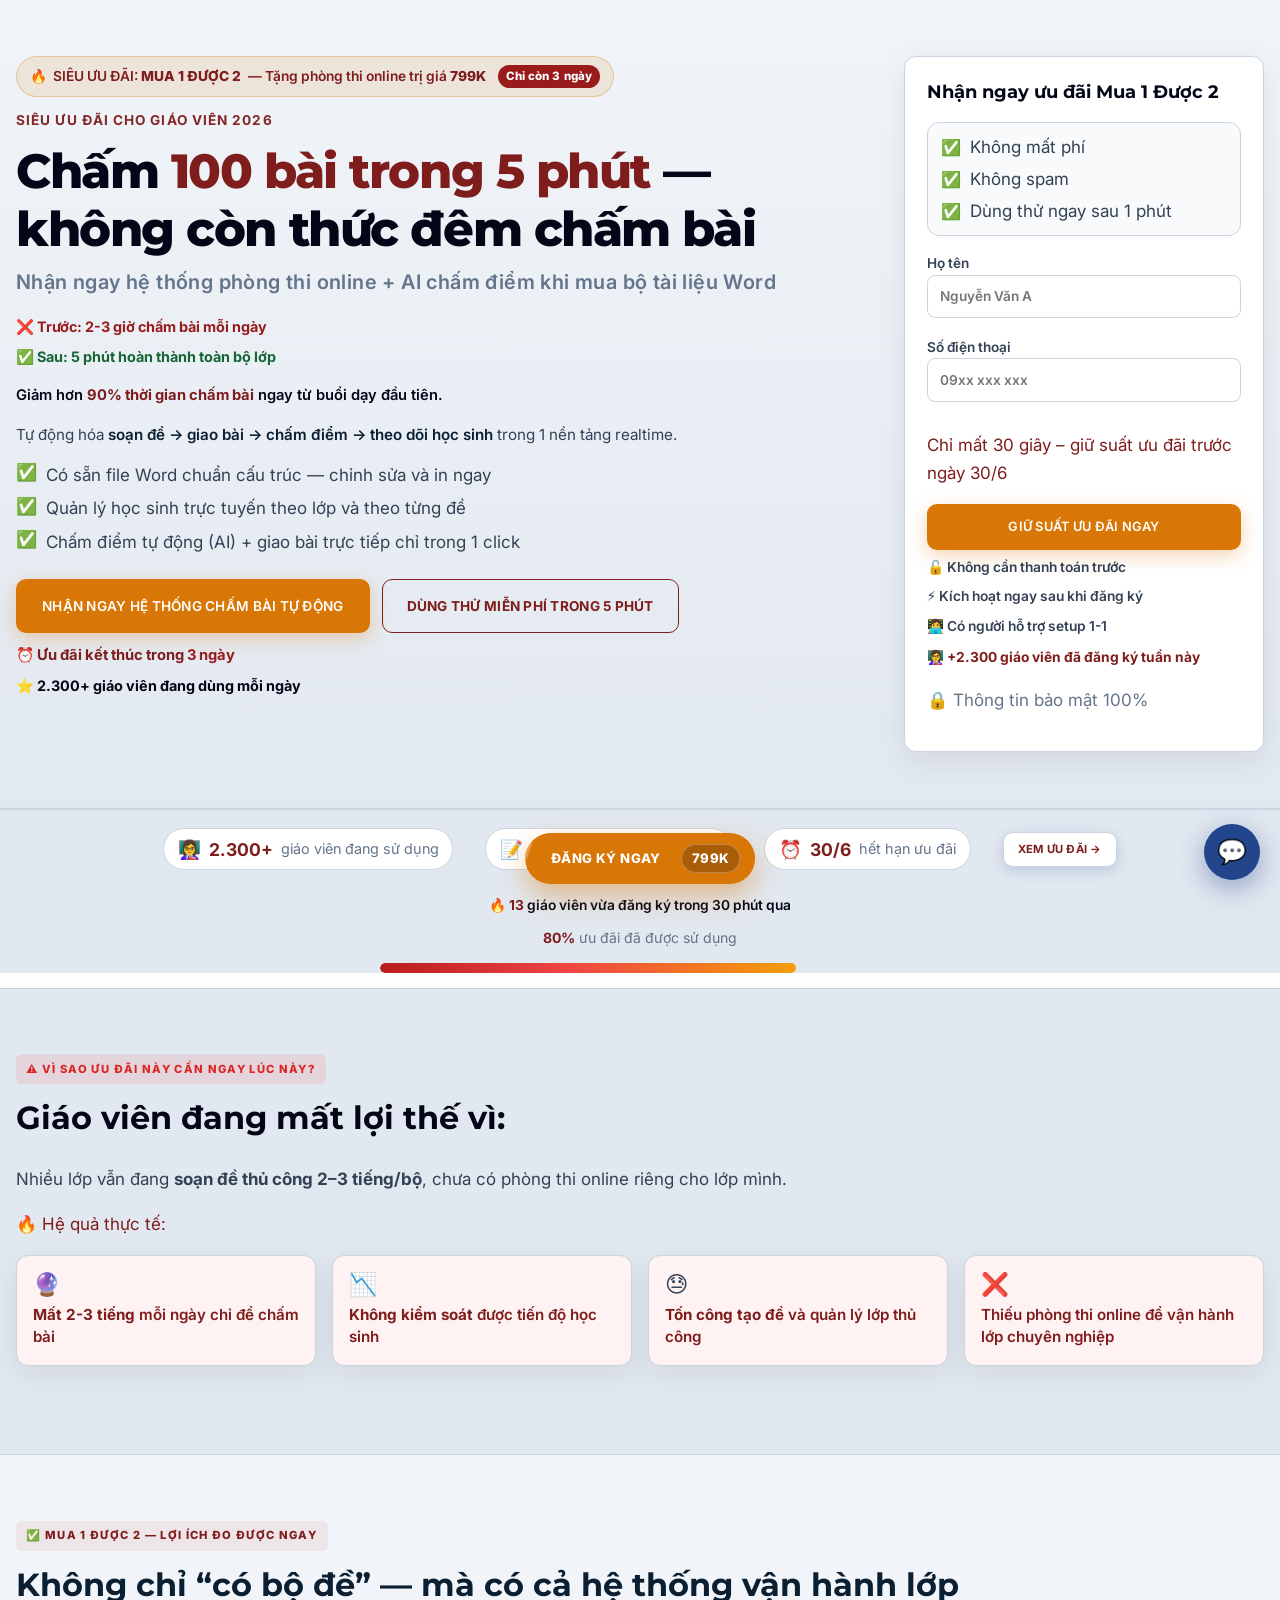
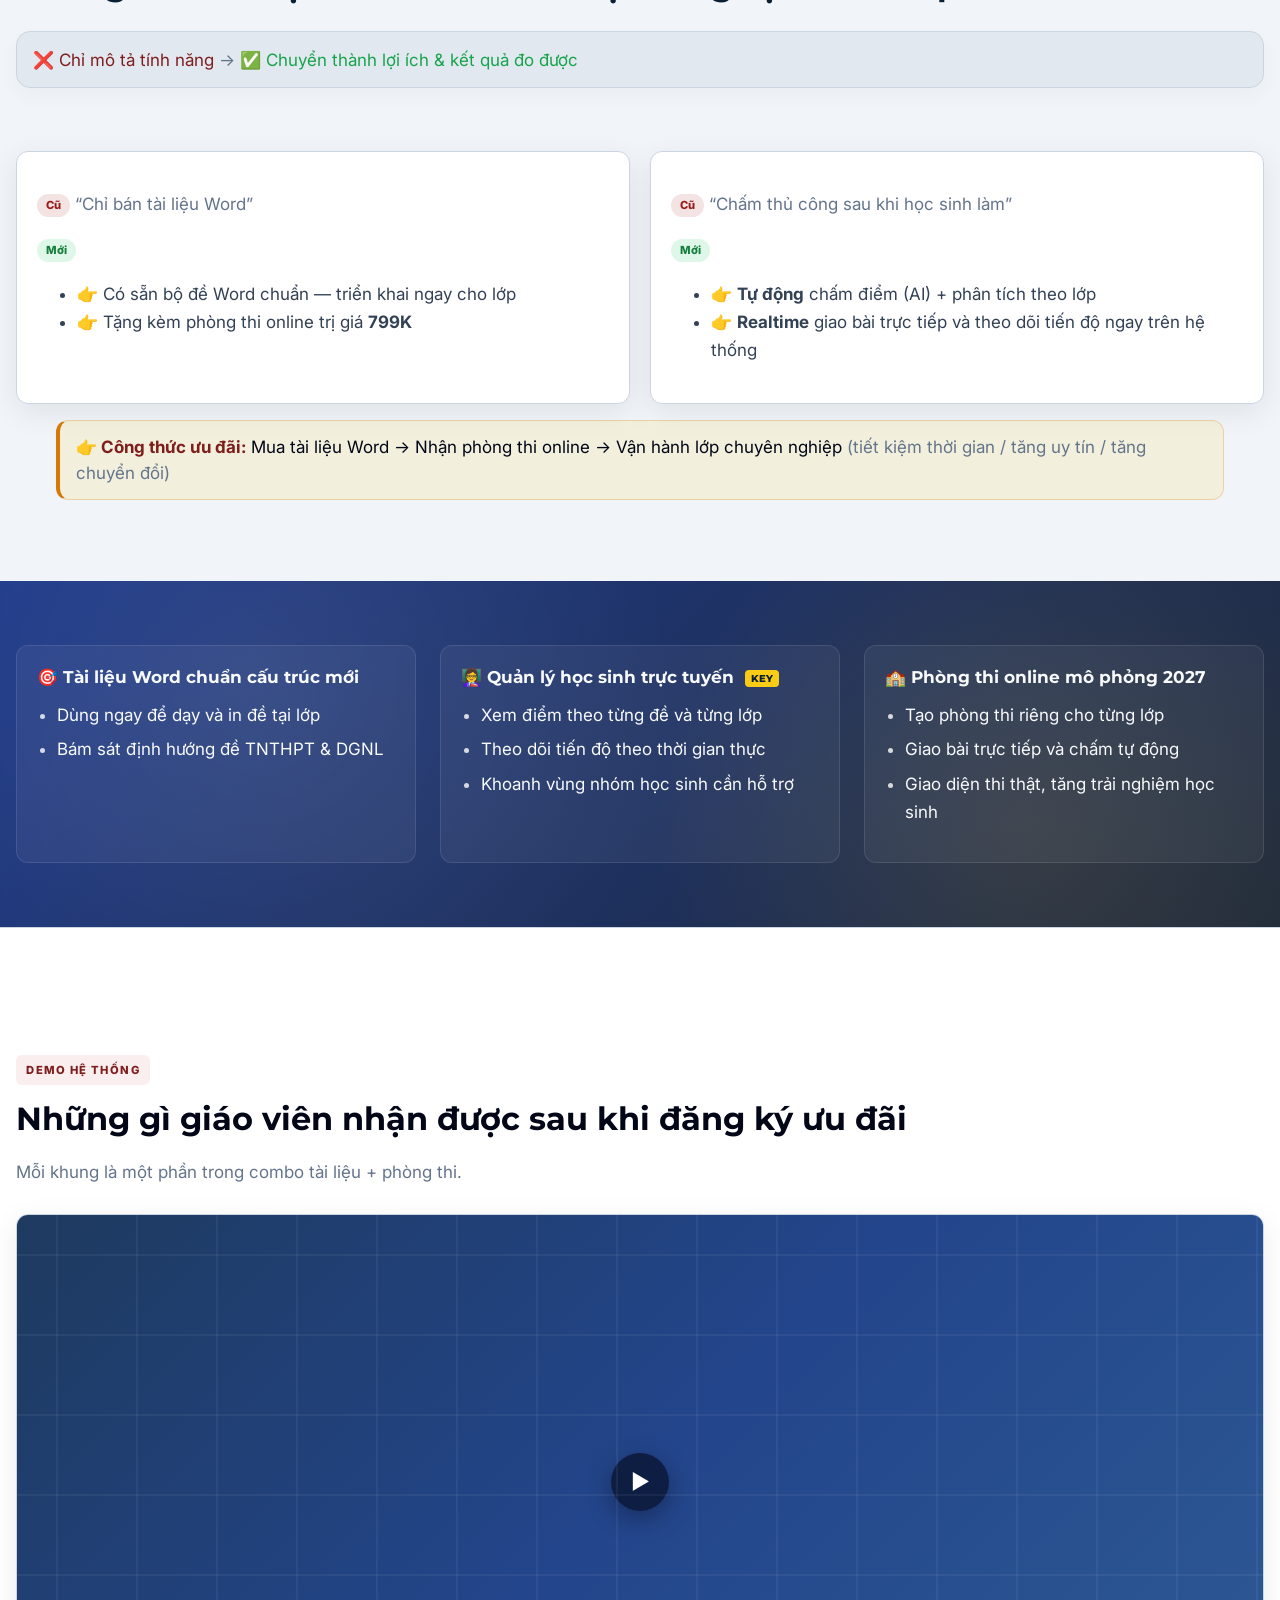
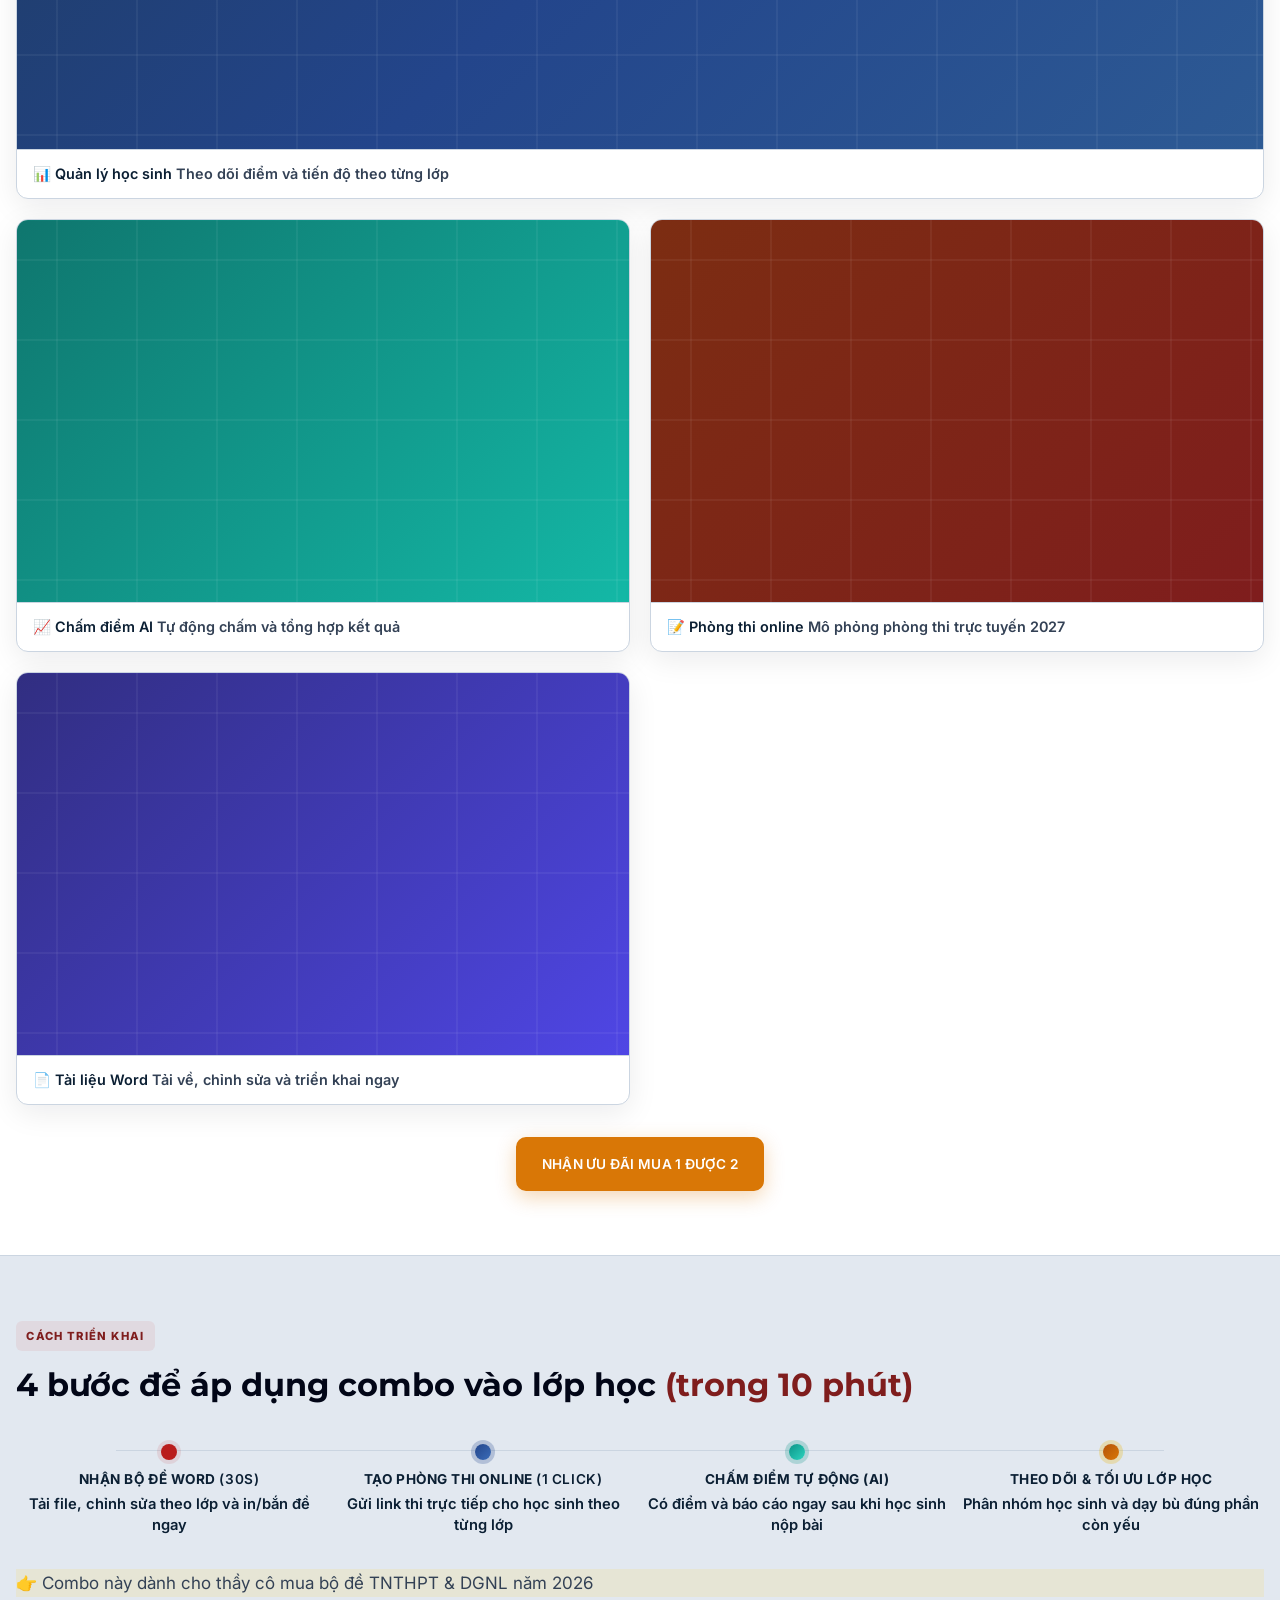
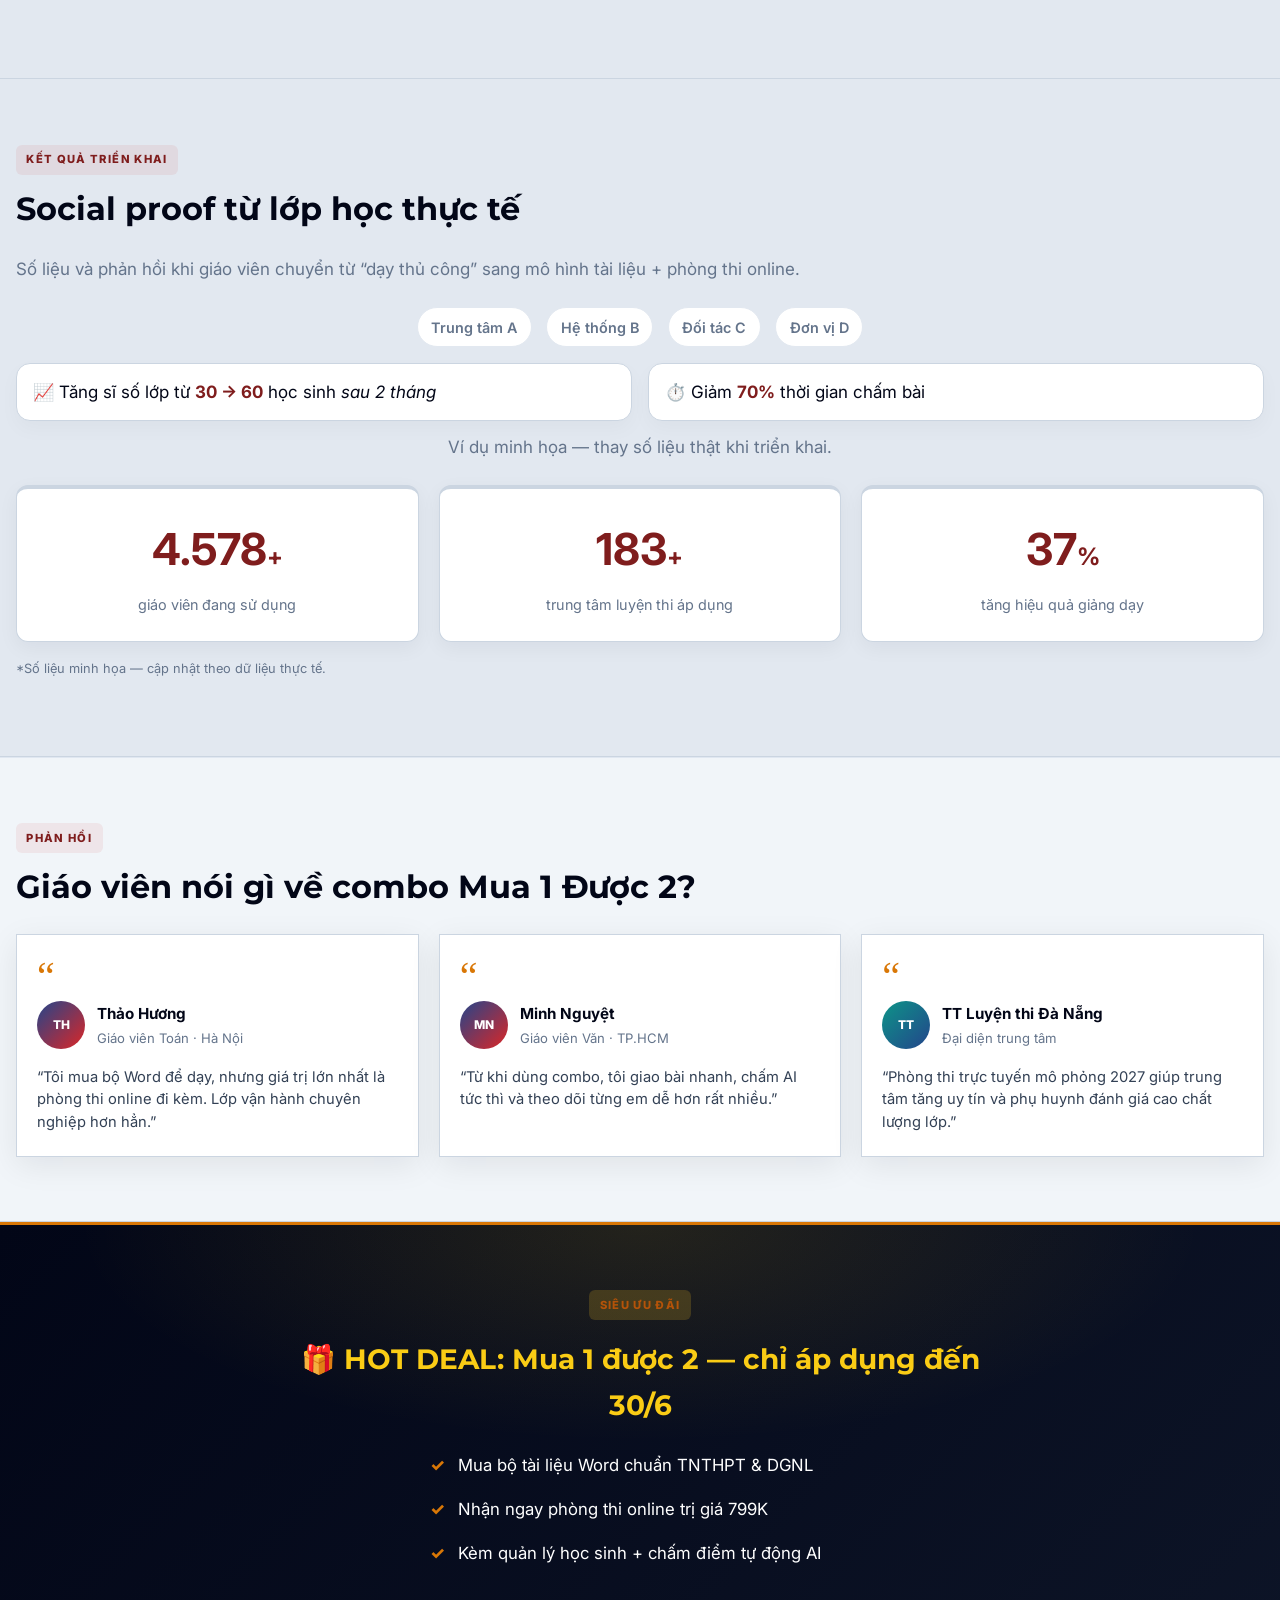
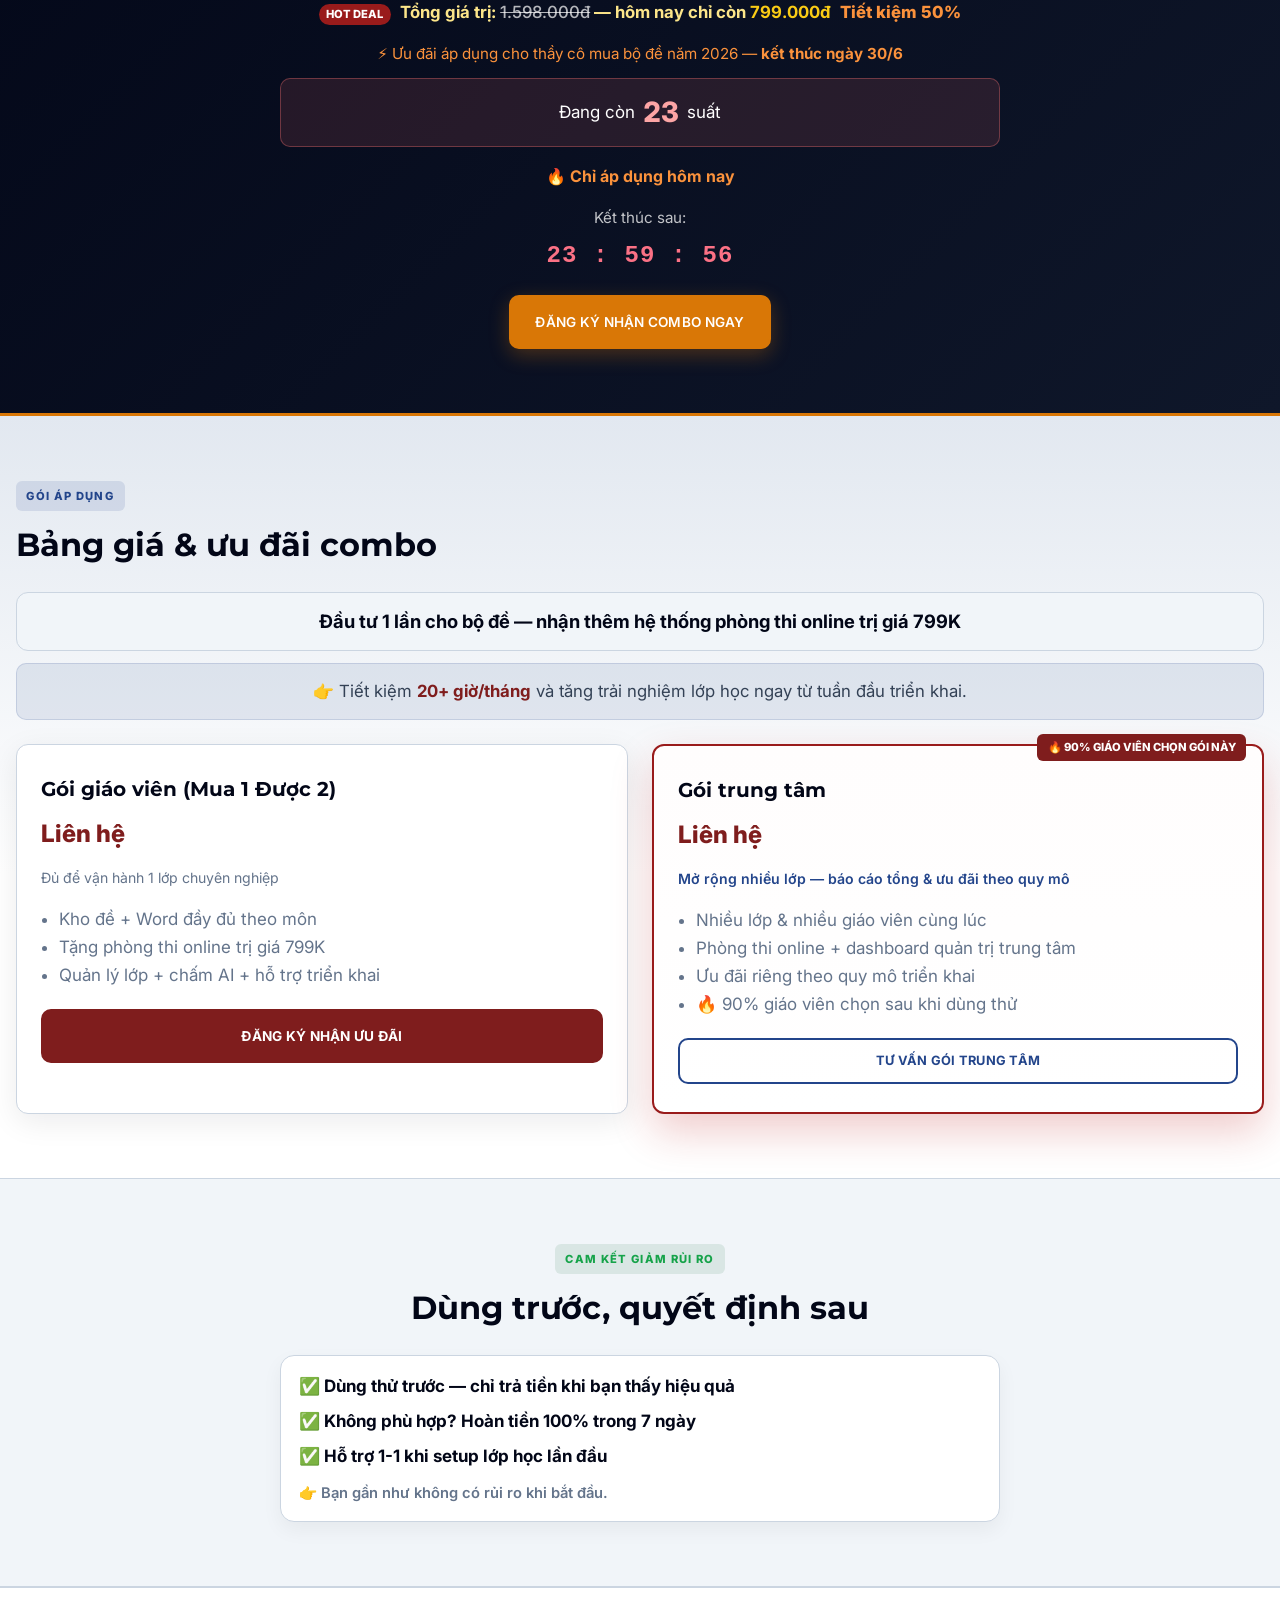
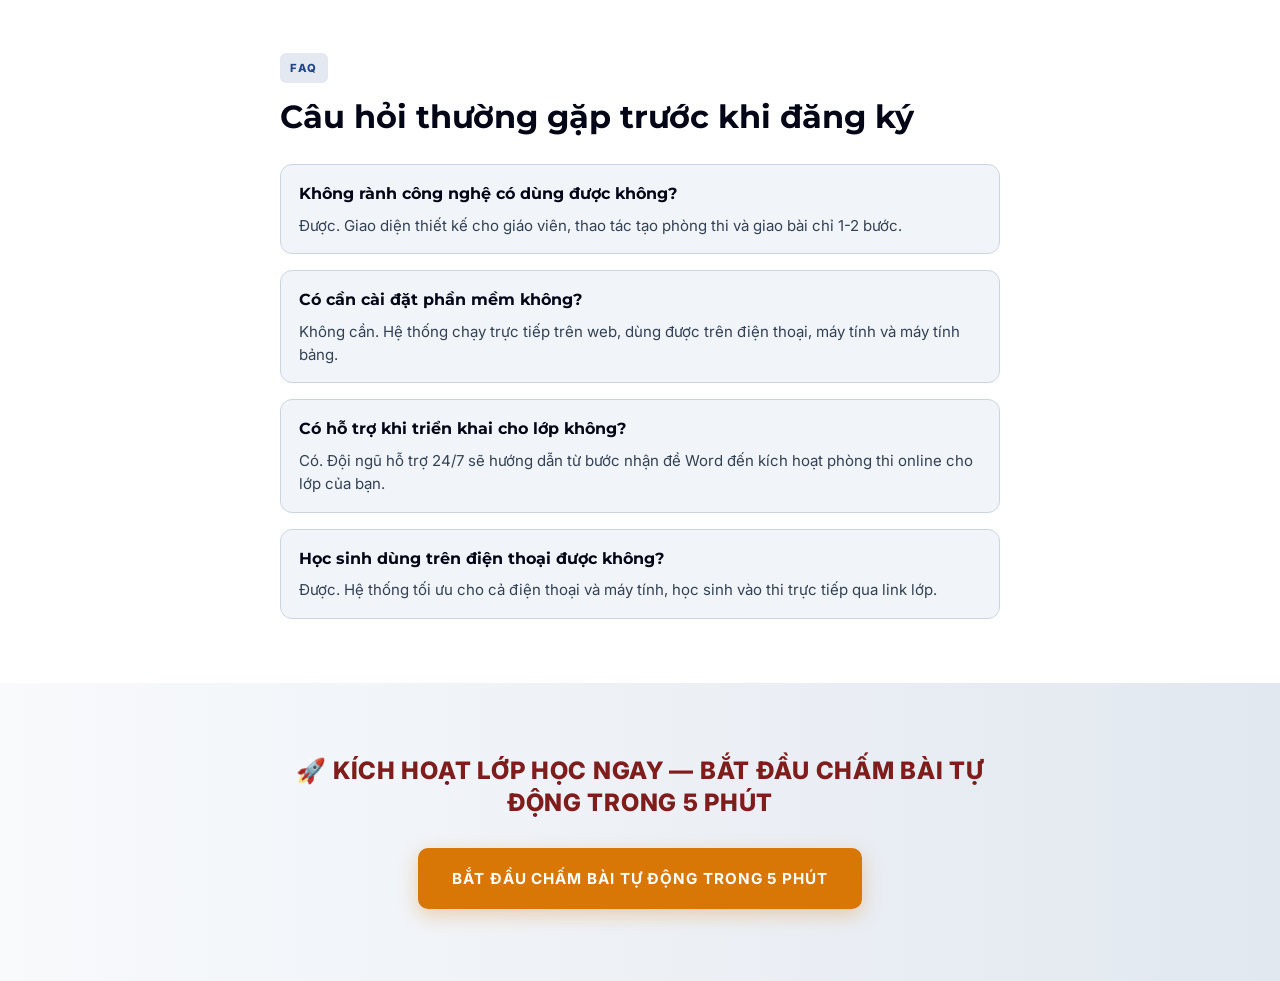
<file: index.html>
<!DOCTYPE html>
<html lang="vi">
<head>
  <meta charset="UTF-8" />
  <meta name="viewport" content="width=device-width, initial-scale=1.0" />
  <title>Tài Liệu Chuẩn — Mua 1 được 2 cho giáo viên</title>
  <link rel="preconnect" href="https://fonts.googleapis.com" />
  <link rel="preconnect" href="https://fonts.gstatic.com" crossorigin />
  <link href="https://fonts.googleapis.com/css2?family=Inter:ital,opsz,wght@0,14..32,400;0,14..32,500;0,14..32,600;0,14..32,700;0,14..32,800;1,14..32,400&family=Montserrat:ital,wght@0,600;0,700;0,800;1,600&display=swap" rel="stylesheet" />
  <link rel="stylesheet" href="styles.css" />
</head>
<body>
  <a class="skip-link" href="#main">Bỏ qua điều hướng</a>

  <main id="main">
    <!-- 1. Hero — light, premium -->
    <section class="hero hero--light" id="hero" aria-labelledby="hero-title">
      <div class="container hero-grid">
        <div class="hero-copy">
          <p class="hero-offer-strip">
            <span aria-hidden="true">🔥</span>
            <span class="hero-offer-main">SIÊU ƯU ĐÃI: <strong>MUA 1 ĐƯỢC 2</strong></span>
            <span class="hero-offer-sub">— Tặng phòng thi online trị giá <strong class="hero-offer-price">799K</strong></span>
            <span class="hero-urgency-badge">Chỉ còn 3 ngày</span>
          </p>
          <p class="eyebrow eyebrow-brand">SIÊU ƯU ĐÃI CHO GIÁO VIÊN 2026</p>
          <h1 id="hero-title" class="hero-title">Chấm <span class="hero-hl-red">100 bài trong 5 phút</span> — không còn thức đêm chấm bài</h1>
          <p class="hero-subtitle">Nhận ngay hệ thống phòng thi online + AI chấm điểm khi mua bộ tài liệu Word</p>
          <p class="hero-before-after"><span class="hero-before">❌ Trước: 2-3 giờ chấm bài mỗi ngày</span><span class="hero-after">✅ Sau: 5 phút hoàn thành toàn bộ lớp</span></p>
          <p class="hero-delta">Giảm hơn <strong>90% thời gian chấm bài</strong> ngay từ buổi dạy đầu tiên.</p>
          <p class="hero-principle">Tự động hóa <strong>soạn đề → giao bài → chấm điểm → theo dõi học sinh</strong> trong 1 nền tảng realtime.</p>
          <ul class="hero-list hero-list-check">
            <li><span class="hero-li-ico" aria-hidden="true">✅</span> Có sẵn file Word chuẩn cấu trúc — chỉnh sửa và in ngay</li>
            <li><span class="hero-li-ico" aria-hidden="true">✅</span> Quản lý học sinh trực tuyến theo lớp và theo từng đề</li>
            <li><span class="hero-li-ico" aria-hidden="true">✅</span> Chấm điểm tự động (AI) + giao bài trực tiếp chỉ trong 1 click</li>
          </ul>
          <div class="hero-cta">
            <button type="button" class="btn btn-cta-yellow btn-lg" data-open-modal>Nhận ngay hệ thống chấm bài tự động</button>
            <a href="#offer" class="btn btn-outline-red btn-lg">Dùng thử miễn phí trong 5 phút</a>
          </div>
          <p class="hero-cta-note"><span aria-hidden="true">⏰</span> Ưu đãi kết thúc trong <strong>3 ngày</strong></p>
          <p class="hero-inline-proof"><span aria-hidden="true">⭐</span> 2.300+ giáo viên đang dùng mỗi ngày</p>
        </div>
        <aside class="hero-card hero-card-light" aria-label="Đăng ký nhận ưu đãi mua 1 được 2">
          <h2 class="hero-card-title">Nhận ngay ưu đãi Mua 1 Được 2</h2>
          <ul class="hero-form-trust" aria-label="Cam kết">
            <li><span aria-hidden="true">✅</span> Không mất phí</li>
            <li><span aria-hidden="true">✅</span> Không spam</li>
            <li><span aria-hidden="true">✅</span> Dùng thử ngay sau 1 phút</li>
          </ul>
          <form class="hero-form" id="heroForm">
            <label>Họ tên<input type="text" name="name" required placeholder="Nguyễn Văn A" autocomplete="name" /></label>
            <label>Số điện thoại<input type="tel" name="phone" required placeholder="09xx xxx xxx" autocomplete="tel" /></label>
            <p class="hero-form-micro">Chỉ mất 30 giây – giữ suất ưu đãi trước ngày 30/6</p>
            <button type="submit" class="btn btn-cta-yellow btn-block">Giữ suất ưu đãi ngay</button>
            <p class="hero-form-commit"><span aria-hidden="true">🔓</span> Không cần thanh toán trước</p>
            <p class="hero-form-commit"><span aria-hidden="true">⚡</span> Kích hoạt ngay sau khi đăng ký</p>
            <p class="hero-form-commit"><span aria-hidden="true">👩‍💻</span> Có người hỗ trợ setup 1-1</p>
            <p class="hero-form-proof"><span aria-hidden="true">👩‍🏫</span> +2.300 giáo viên đã đăng ký tuần này</p>
            <p class="hero-form-privacy"><span class="hero-lock" aria-hidden="true">🔒</span> Thông tin bảo mật 100%</p>
          </form>
        </aside>
      </div>
    </section>

    <!-- Stats bar -->
    <div class="stats-strip stats-strip-rich stats-strip--light">
      <div class="container stats-strip-inner">
        <div class="stats-strip-item"><span class="stats-ico" aria-hidden="true">👩‍🏫</span><strong>2.300+</strong> giáo viên đang sử dụng</div>
        <div class="stats-strip-item"><span class="stats-ico" aria-hidden="true">📝</span><strong>50.000+</strong> bài thi đã chấm</div>
        <div class="stats-strip-item"><span class="stats-ico" aria-hidden="true">⏰</span><strong>30/6</strong> hết hạn ưu đãi</div>
        <a href="#offer" class="btn btn-sm btn-stats-cta">Xem ưu đãi →</a>
      </div>
      <div class="container">
        <p class="live-activity" aria-live="polite"><span aria-hidden="true">🔥</span> <strong id="recentSignup">12</strong> giáo viên vừa đăng ký trong 30 phút qua</p>
        <p class="progress-row"><span><strong id="teacherProgress">82%</strong> ưu đãi đã được sử dụng</span></p>
        <div class="progress-track" role="img" aria-label="Tiến độ ưu đãi đã được sử dụng">
          <span class="progress-fill" id="offerProgressFill" style="width: 82%;"></span>
        </div>
      </div>
    </div>

    <!-- 2. Pain -->
    <section class="section section-pain section-pain--light" id="pain">
      <div class="container">
        <header class="section-head" data-reveal>
          <span class="section-kicker kicker-danger-light">⚠️ Vì sao ưu đãi này cần ngay lúc này?</span>
          <h2 class="section-title">Giáo viên đang mất lợi thế vì:</h2>
        </header>
        <p class="pain-lead" data-reveal>Nhiều lớp vẫn đang <strong>soạn đề thủ công 2–3 tiếng/bộ</strong>, chưa có phòng thi online riêng cho lớp mình.</p>
        <p class="pain-upgrade" data-reveal><span aria-hidden="true">🔥</span> Hệ quả thực tế:</p>
        <div class="pain-grid">
          <article class="pain-card pain-card--warn" data-reveal>
            <span class="pain-emoji" aria-hidden="true">🔮</span>
            <p><strong>Mất 2-3 tiếng</strong> mỗi ngày chỉ để chấm bài</p>
          </article>
          <article class="pain-card pain-card--warn" data-reveal>
            <span class="pain-emoji" aria-hidden="true">📉</span>
            <p><strong>Không kiểm soát</strong> được tiến độ học sinh</p>
          </article>
          <article class="pain-card pain-card--warn" data-reveal>
            <span class="pain-emoji" aria-hidden="true">😓</span>
            <p><strong>Tốn công tạo đề</strong> và quản lý lớp thủ công</p>
          </article>
          <article class="pain-card pain-card--warn" data-reveal>
            <span class="pain-emoji" aria-hidden="true">❌</span>
            <p>Thiếu phòng thi online để vận hành lớp chuyên nghiệp</p>
          </article>
        </div>
      </div>
    </section>

    <!-- 3. Solution — Feature → Benefit -->
    <section class="section section-solution section-solution--light" id="solution">
      <div class="container">
        <header class="section-head" data-reveal>
          <span class="section-kicker kicker-brand">✅ Mua 1 được 2 — lợi ích đo được ngay</span>
          <h2 class="section-title">Không chỉ “có bộ đề” — mà có cả hệ thống vận hành lớp</h2>
        </header>
        <p class="mindset-bar" data-reveal>
          <span class="mindset-bad">❌ Chỉ mô tả tính năng</span>
          <span class="mindset-arrow">→</span>
          <span class="mindset-good">✅ Chuyển thành lợi ích &amp; kết quả đo được</span>
        </p>
        <p class="compare-examples-label" data-reveal>Ví dụ nâng cấp:</p>
        <div class="compare-grid">
          <article class="compare-card" data-reveal>
            <p class="compare-old"><span class="compare-tag">Cũ</span> “Chỉ bán tài liệu Word”</p>
            <div class="compare-new-block">
              <p class="compare-new-title"><span class="compare-tag compare-tag--new">Mới</span></p>
              <ul class="compare-benefits">
                <li><span aria-hidden="true">👉</span> Có sẵn bộ đề Word chuẩn — triển khai ngay cho lớp</li>
                <li><span aria-hidden="true">👉</span> Tặng kèm phòng thi online trị giá <strong>799K</strong></li>
              </ul>
            </div>
          </article>
          <article class="compare-card" data-reveal>
            <p class="compare-old"><span class="compare-tag">Cũ</span> “Chấm thủ công sau khi học sinh làm”</p>
            <div class="compare-new-block">
              <p class="compare-new-title"><span class="compare-tag compare-tag--new">Mới</span></p>
              <ul class="compare-benefits">
                <li><span aria-hidden="true">👉</span> <strong>Tự động</strong> chấm điểm (AI) + phân tích theo lớp</li>
                <li><span aria-hidden="true">👉</span> <strong>Realtime</strong> giao bài trực tiếp và theo dõi tiến độ ngay trên hệ thống</li>
              </ul>
            </div>
          </article>
        </div>
        <blockquote class="golden-formula" data-reveal>
          <span class="golden-formula-label">👉 Công thức ưu đãi:</span>
          Mua tài liệu Word → Nhận phòng thi online → Vận hành lớp chuyên nghiệp <span class="golden-formula-sub">(tiết kiệm thời gian / tăng uy tín / tăng chuyển đổi)</span>
        </blockquote>
      </div>
    </section>

    <!-- Format BGD + Quản lý + Phòng thi -->
    <section class="section section-dark section-dark-mesh">
      <div class="container">
        <div class="three-col">
          <article class="info-block">
            <h2 class="info-block-title">🎯 Tài liệu Word chuẩn cấu trúc mới</h2>
            <ul class="bullet-list bullet-light">
              <li>Dùng ngay để dạy và in đề tại lớp</li>
              <li>Bám sát định hướng đề TNTHPT &amp; DGNL</li>
            </ul>
          </article>
          <article class="info-block info-block-key">
            <h2 class="info-block-title">👩‍🏫 Quản lý học sinh trực tuyến <span class="badge">KEY</span></h2>
            <ul class="bullet-list bullet-light">
              <li>Xem điểm theo từng đề và từng lớp</li>
              <li>Theo dõi tiến độ theo thời gian thực</li>
              <li>Khoanh vùng nhóm học sinh cần hỗ trợ</li>
            </ul>
          </article>
          <article class="info-block">
            <h2 class="info-block-title">🏫 Phòng thi online mô phỏng 2027</h2>
            <ul class="bullet-list bullet-light">
              <li>Tạo phòng thi riêng cho từng lớp</li>
              <li>Giao bài trực tiếp và chấm tự động</li>
              <li>Giao diện thi thật, tăng trải nghiệm học sinh</li>
            </ul>
          </article>
        </div>
      </div>
    </section>

    <!-- Demo -->
    <section class="section section-demo section-demo--light" id="demo">
      <div class="container">
        <p class="demo-hook" data-reveal>Preview combo “Mua 1 được 2” — <strong>từ tài liệu Word đến phòng thi online</strong>.</p>
        <header class="section-head section-head-inline" data-reveal>
          <div>
            <span class="section-kicker kicker-brand">Demo hệ thống</span>
            <h2 class="section-title">Những gì giáo viên nhận được sau khi đăng ký ưu đãi</h2>
            <p class="section-sub">Mỗi khung là một phần trong combo tài liệu + phòng thi.</p>
          </div>
        </header>
        <div class="demo-grid demo-bento">
          <figure class="demo-figure demo-figure-wide" data-reveal>
            <div class="demo-placeholder demo-ph-1" role="img" aria-label="Dashboard">
              <span class="demo-play" aria-hidden="true">▶</span>
            </div>
            <figcaption class="demo-cap">
              <span class="demo-cap-ico" aria-hidden="true">📊</span>
              <span class="demo-cap-title">Quản lý học sinh</span>
              <span class="demo-cap-desc">Theo dõi điểm và tiến độ theo từng lớp</span>
            </figcaption>
          </figure>
          <figure class="demo-figure" data-reveal>
            <div class="demo-placeholder demo-ph-2" role="img" aria-label="Báo cáo"></div>
            <figcaption class="demo-cap">
              <span class="demo-cap-ico" aria-hidden="true">📈</span>
              <span class="demo-cap-title">Chấm điểm AI</span>
              <span class="demo-cap-desc">Tự động chấm và tổng hợp kết quả</span>
            </figcaption>
          </figure>
          <figure class="demo-figure" data-reveal>
            <div class="demo-placeholder demo-ph-3" role="img" aria-label="Giao diện thi"></div>
            <figcaption class="demo-cap">
              <span class="demo-cap-ico" aria-hidden="true">📝</span>
              <span class="demo-cap-title">Phòng thi online</span>
              <span class="demo-cap-desc">Mô phỏng phòng thi trực tuyến 2027</span>
            </figcaption>
          </figure>
          <figure class="demo-figure" data-reveal>
            <div class="demo-placeholder demo-ph-4" role="img" aria-label="File Word"></div>
            <figcaption class="demo-cap">
              <span class="demo-cap-ico" aria-hidden="true">📄</span>
              <span class="demo-cap-title">Tài liệu Word</span>
              <span class="demo-cap-desc">Tải về, chỉnh sửa và triển khai ngay</span>
            </figcaption>
          </figure>
        </div>
        <div class="section-cta-row">
          <button type="button" class="btn btn-cta-yellow btn-lg" data-open-modal>Nhận ưu đãi mua 1 được 2</button>
        </div>
      </div>
    </section>

    <!-- Use case -->
    <section class="section section-usecase section-usecase--light" id="use-case">
      <div class="container">
        <header class="section-head" data-reveal>
          <span class="section-kicker kicker-brand">Cách triển khai</span>
          <h2 class="section-title">4 bước để áp dụng combo vào lớp học <span class="title-time">(trong 10 phút)</span></h2>
        </header>
        <div class="timeline timeline--compact" role="list">
          <div class="timeline-step" data-reveal>
            <span class="timeline-dot"></span>
            <div class="timeline-body">
              <strong>Nhận bộ đề Word <span class="time-badge">(30s)</span></strong>
              <span>Tải file, chỉnh sửa theo lớp và in/bắn đề ngay</span>
            </div>
          </div>
          <div class="timeline-step" data-reveal>
            <span class="timeline-dot"></span>
            <div class="timeline-body">
              <strong>Tạo phòng thi online <span class="time-badge">(1 click)</span></strong>
              <span>Gửi link thi trực tiếp cho học sinh theo từng lớp</span>
            </div>
          </div>
          <div class="timeline-step" data-reveal>
            <span class="timeline-dot"></span>
            <div class="timeline-body">
              <strong>Chấm điểm tự động (AI)</strong>
              <span>Có điểm và báo cáo ngay sau khi học sinh nộp bài</span>
            </div>
          </div>
          <div class="timeline-step" data-reveal>
            <span class="timeline-dot"></span>
            <div class="timeline-body">
              <strong>Theo dõi &amp; tối ưu lớp học</strong>
              <span>Phân nhóm học sinh và dạy bù đúng phần còn yếu</span>
            </div>
          </div>
        </div>
        <p class="usecase-tip" data-reveal><span aria-hidden="true">👉</span> Combo này dành cho thầy cô mua bộ đề TNTHPT &amp; DGNL năm 2026</p>
      </div>
    </section>

    <!-- Social proof -->
    <section class="section section-social section-social--light" id="social">
      <div class="container">
        <header class="section-head" data-reveal>
          <span class="section-kicker kicker-brand">Kết quả triển khai</span>
          <h2 class="section-title">Social proof từ lớp học thực tế</h2>
        </header>
        <p class="section-sub" data-reveal>Số liệu và phản hồi khi giáo viên chuyển từ “dạy thủ công” sang mô hình tài liệu + phòng thi online.</p>

        <div class="logo-strip" data-reveal aria-label="Đối tác minh họa">
          <span class="logo-pill">Trung tâm A</span>
          <span class="logo-pill">Hệ thống B</span>
          <span class="logo-pill">Đối tác C</span>
          <span class="logo-pill">Đơn vị D</span>
        </div>

        <div class="case-study-grid" data-reveal>
          <div class="case-study case-study--accent">
            <p class="case-study-main"><span aria-hidden="true">📈</span> Tăng sĩ số lớp từ <strong>30 → 60</strong> học sinh <em>sau 2 tháng</em></p>
          </div>
          <div class="case-study case-study--accent">
            <p class="case-study-main"><span aria-hidden="true">⏱️</span> Giảm <strong>70%</strong> thời gian chấm bài</p>
          </div>
        </div>
        <p class="case-study-sub case-study-sub--solo">Ví dụ minh họa — thay số liệu thật khi triển khai.</p>

        <div class="stat-cards">
          <div class="stat-card stat-card-a" data-reveal>
            <span class="stat-number" data-count="5000">0</span><span class="stat-suffix">+</span>
            <p>giáo viên đang sử dụng</p>
          </div>
          <div class="stat-card stat-card-b" data-reveal>
            <span class="stat-number" data-count="200">0</span><span class="stat-suffix">+</span>
            <p>trung tâm luyện thi áp dụng</p>
          </div>
          <div class="stat-card stat-card-c" data-reveal>
            <span class="stat-number" data-count="40">0</span><span class="stat-suffix">%</span>
            <p>tăng hiệu quả giảng dạy</p>
          </div>
        </div>
        <p class="fine-print">*Số liệu minh họa — cập nhật theo dữ liệu thực tế.</p>
      </div>
    </section>

    <!-- Testimonials -->
    <section class="section section-testimonial section-testimonial--light" id="testimonials" aria-labelledby="testimonial-heading">
      <div class="container">
        <header class="section-head" data-reveal>
          <span class="section-kicker kicker-brand">Phản hồi</span>
          <h2 class="section-title" id="testimonial-heading">Giáo viên nói gì về combo Mua 1 Được 2?</h2>
        </header>
        <div class="testimonial-grid">
          <blockquote class="testimonial-card" data-reveal>
            <div class="testimonial-head">
              <div class="testimonial-avatar" aria-hidden="true">TH</div>
              <div>
                <cite class="testimonial-name">Thảo Hương</cite>
                <p class="testimonial-meta">Giáo viên Toán · Hà Nội</p>
              </div>
            </div>
            <p class="testimonial-quote">“Tôi mua bộ Word để dạy, nhưng giá trị lớn nhất là phòng thi online đi kèm. Lớp vận hành chuyên nghiệp hơn hẳn.”</p>
          </blockquote>
          <blockquote class="testimonial-card" data-reveal>
            <div class="testimonial-head">
              <div class="testimonial-avatar" aria-hidden="true">MN</div>
              <div>
                <cite class="testimonial-name">Minh Nguyệt</cite>
                <p class="testimonial-meta">Giáo viên Văn · TP.HCM</p>
              </div>
            </div>
            <p class="testimonial-quote">“Từ khi dùng combo, tôi giao bài nhanh, chấm AI tức thì và theo dõi từng em dễ hơn rất nhiều.”</p>
          </blockquote>
          <blockquote class="testimonial-card" data-reveal>
            <div class="testimonial-head">
              <div class="testimonial-avatar testimonial-avatar--org" aria-hidden="true">TT</div>
              <div>
                <cite class="testimonial-name">TT Luyện thi Đà Nẵng</cite>
                <p class="testimonial-meta">Đại diện trung tâm</p>
              </div>
            </div>
            <p class="testimonial-quote">“Phòng thi trực tuyến mô phỏng 2027 giúp trung tâm tăng uy tín và phụ huynh đánh giá cao chất lượng lớp.”</p>
          </blockquote>
        </div>
      </div>
    </section>

    <!-- Offer -->
    <section class="section offer-block offer-block--contrast" id="offer">
      <div class="container narrow">
        <header class="section-head section-head-center" data-reveal>
          <span class="section-kicker kicker-gold">Siêu ưu đãi</span>
        </header>
        <h2 class="offer-title">🎁 HOT DEAL: Mua 1 được 2 — chỉ áp dụng đến 30/6</h2>
        <ul class="offer-list">
          <li>Mua bộ tài liệu Word chuẩn TNTHPT &amp; DGNL</li>
          <li>Nhận ngay phòng thi online trị giá 799K</li>
          <li>Kèm quản lý học sinh + chấm điểm tự động AI</li>
        </ul>
        <p class="offer-anchor" data-reveal><span class="offer-hot-badge">HOT DEAL</span> Tổng giá trị: <s>1.598.000đ</s> — hôm nay chỉ còn <strong>799.000đ</strong> <span class="offer-save">Tiết kiệm 50%</span></p>
        <p class="offer-scarcity" data-reveal><span aria-hidden="true">⚡</span> Ưu đãi áp dụng cho thầy cô mua bộ đề năm 2026 — <strong>kết thúc ngày 30/6</strong></p>
        <div class="offer-slots" data-reveal>
          <span class="offer-slots-label">Đang còn</span>
          <span class="offer-slots-num" id="offerSlots">23</span>
          <span class="offer-slots-label">suất</span>
        </div>
        <p class="offer-urgent" data-reveal><span aria-hidden="true">🔥</span> Chỉ áp dụng hôm nay</p>
        <div class="countdown" aria-live="polite">
          <span class="countdown-label">Kết thúc sau:</span>
          <span class="countdown-digits" id="countdown">-- : -- : --</span>
        </div>
        <button type="button" class="btn btn-cta-yellow btn-lg" data-open-modal>Đăng ký nhận combo ngay</button>
      </div>
    </section>

    <!-- Pricing -->
    <section class="section section-pricing" id="pricing">
      <div class="container">
        <header class="section-head" data-reveal>
          <span class="section-kicker kicker-blue">Gói áp dụng</span>
          <h2 class="section-title">Bảng giá &amp; ưu đãi combo</h2>
        </header>
        <p class="pricing-promo" data-reveal>Đầu tư 1 lần cho bộ đề — nhận thêm hệ thống phòng thi online trị giá 799K</p>
        <p class="pricing-value-prop" data-reveal><span aria-hidden="true">👉</span> Tiết kiệm <strong>20+ giờ/tháng</strong> và tăng trải nghiệm lớp học ngay từ tuần đầu triển khai.</p>
        <div class="pricing-grid">
          <article class="pricing-card pricing-card-teacher" data-reveal>
            <h3>Gói giáo viên (Mua 1 Được 2)</h3>
            <p class="pricing-price">Liên hệ</p>
            <p class="pricing-hint">Đủ để vận hành 1 lớp chuyên nghiệp</p>
            <ul class="pricing-features">
              <li>Kho đề + Word đầy đủ theo môn</li>
              <li>Tặng phòng thi online trị giá 799K</li>
              <li>Quản lý lớp + chấm AI + hỗ trợ triển khai</li>
            </ul>
            <button type="button" class="btn btn-primary btn-block btn-pricing-cta" data-open-modal>Đăng ký nhận ưu đãi</button>
          </article>
          <article class="pricing-card pricing-card-featured" data-reveal>
            <span class="pricing-badge">🔥 90% giáo viên chọn gói này</span>
            <h3>Gói trung tâm</h3>
            <p class="pricing-price">Liên hệ</p>
            <p class="pricing-hint pricing-hint--upsell">Mở rộng nhiều lớp — báo cáo tổng &amp; ưu đãi theo quy mô</p>
            <ul class="pricing-features">
              <li>Nhiều lớp &amp; nhiều giáo viên cùng lúc</li>
              <li>Phòng thi online + dashboard quản trị trung tâm</li>
                <li>Ưu đãi riêng theo quy mô triển khai</li>
                <li>🔥 90% giáo viên chọn sau khi dùng thử</li>
            </ul>
            <button type="button" class="btn btn-outline btn-block btn-pricing-upsell" data-open-modal>Tư vấn gói trung tâm</button>
          </article>
        </div>
      </div>
    </section>

    <section class="section section-risk-reversal" id="risk-reversal">
      <div class="container narrow">
        <header class="section-head section-head-center" data-reveal>
          <span class="section-kicker kicker-green">Cam kết giảm rủi ro</span>
          <h2 class="section-title">Dùng trước, quyết định sau</h2>
        </header>
        <div class="risk-card" data-reveal>
          <p class="risk-item"><span aria-hidden="true">✅</span> Dùng thử trước — chỉ trả tiền khi bạn thấy hiệu quả</p>
          <p class="risk-item"><span aria-hidden="true">✅</span> Không phù hợp? Hoàn tiền 100% trong 7 ngày</p>
          <p class="risk-item"><span aria-hidden="true">✅</span> Hỗ trợ 1-1 khi setup lớp học lần đầu</p>
          <p class="risk-note"><span aria-hidden="true">👉</span> Bạn gần như không có rủi ro khi bắt đầu.</p>
        </div>
      </div>
    </section>

    <!-- FAQ -->
    <section class="section section-faq" id="faq">
      <div class="container narrow">
        <header class="section-head" data-reveal>
          <span class="section-kicker kicker-blue">FAQ</span>
          <h2 class="section-title">Câu hỏi thường gặp trước khi đăng ký</h2>
        </header>
        <div class="faq-list">
          <article class="faq-item" data-reveal>
            <h3>Không rành công nghệ có dùng được không?</h3>
            <p>Được. Giao diện thiết kế cho giáo viên, thao tác tạo phòng thi và giao bài chỉ 1-2 bước.</p>
          </article>
          <article class="faq-item" data-reveal>
            <h3>Có cần cài đặt phần mềm không?</h3>
            <p>Không cần. Hệ thống chạy trực tiếp trên web, dùng được trên điện thoại, máy tính và máy tính bảng.</p>
          </article>
          <article class="faq-item" data-reveal>
            <h3>Có hỗ trợ khi triển khai cho lớp không?</h3>
            <p>Có. Đội ngũ hỗ trợ 24/7 sẽ hướng dẫn từ bước nhận đề Word đến kích hoạt phòng thi online cho lớp của bạn.</p>
          </article>
          <article class="faq-item" data-reveal>
            <h3>Học sinh dùng trên điện thoại được không?</h3>
            <p>Được. Hệ thống tối ưu cho cả điện thoại và máy tính, học sinh vào thi trực tiếp qua link lớp.</p>
          </article>
        </div>
      </div>
    </section>

    <!-- Final CTA -->
    <section class="section cta-final" id="cta-final">
      <div class="cta-final-inner">
        <div class="container narrow cta-final-content" data-reveal>
          <p class="cta-final-slogan">🚀 Kích hoạt lớp học ngay — bắt đầu chấm bài tự động trong 5 phút</p>
          <button type="button" class="btn btn-cta-final btn-xl" data-open-modal>Bắt đầu chấm bài tự động trong 5 phút</button>
        </div>
      </div>
    </section>
  </main>

  <a href="#hero" class="fab-chat" aria-label="Chat hỗ trợ">💬</a>
  <button type="button" class="sticky-mobile-cta" data-open-modal><span class="sticky-main">Đăng ký ngay</span><span class="sticky-price">799K</span></button>

  <!-- Modal -->
  <div class="modal-backdrop" id="modalBackdrop" hidden>
    <div class="modal" role="dialog" aria-modal="true" aria-labelledby="modalTitle">
      <button type="button" class="modal-close" id="modalClose" aria-label="Đóng">×</button>
      <h2 id="modalTitle">Đăng ký nhận ưu đãi</h2>
      <p class="modal-lead">Để lại thông tin — chúng tôi gửi chi tiết combo tài liệu Word + phòng thi online trị giá 799K.</p>
      <form class="modal-form" id="modalForm">
        <label>Họ tên<input type="text" name="name" required /></label>
        <label>Số điện thoại<input type="tel" name="phone" required /></label>
        <label>Email<input type="email" name="email" autocomplete="email" /></label>
        <button type="submit" class="btn btn-primary btn-block">Gửi đăng ký</button>
      </form>
    </div>
  </div>

  <script src="script.js"></script>
  <noscript>
    <style>
      [data-reveal] { opacity: 1 !important; transform: none !important; }
    </style>
  </noscript>
</body>
</html>
</file>
<file: styles.css>
/* Light theme — bảng màu chuẩn */
:root {
  --red: #7f1d1d;
  --red-dark: #991b1b;
  --red-light: #dc2626;
  --red-accent: #dc2626;
  --blue: #23458b;
  --blue-dark: #1a3569;
  --gold: #d97706;
  --gold-dark: #b45309;
  --white: #ffffff;
  --bg: #ffffff;
  --bg-soft: #f1f5f9;
  --bg-alt: #e2e8f0;
  --border: #cbd5e1;
  --text-title: #020617;
  --text-body: #334155;
  --text-muted: #64748b;
  --gray-50: #f1f5f9;
  --gray-100: #cbd5e1;
  --gray-600: #64748b;
  --gray-800: #334155;
  --black: #0f172a;
  --green: #16a34a;
  --teal: #0d9488;
  --purple: #7c3aed;
  --container: min(1320px, 100% - 2rem);
  --font: "Inter", system-ui, sans-serif;
  --font-heading: "Montserrat", "Inter", system-ui, sans-serif;
  --radius: 12px;
  --shadow: 0 8px 30px rgba(2, 6, 23, 0.08);
  --shadow-lg: 0 20px 50px rgba(2, 6, 23, 0.12);
  --shadow-featured: 0 10px 30px rgba(185, 28, 28, 0.1);
}

*,
*::before,
*::after {
  box-sizing: border-box;
}

html {
  scroll-behavior: smooth;
}

body {
  margin: 0;
  font-family: var(--font);
  font-size: 1.0625rem;
  line-height: 1.65;
  color: var(--text-body);
  background-color: var(--bg-soft);
  background-image: linear-gradient(180deg, var(--bg) 0%, var(--bg-soft) 100%);
}

h1,
h2,
h3,
.hero-title,
.section-title {
  font-family: var(--font-heading);
  color: var(--text-title);
}

img {
  max-width: 100%;
  height: auto;
  display: block;
}

a {
  color: var(--blue);
}

.skip-link {
  position: absolute;
  left: -9999px;
  z-index: 9999;
  padding: 0.5rem 1rem;
  background: var(--white);
  color: var(--blue);
}

.skip-link:focus {
  left: 1rem;
  top: 1rem;
}

.container {
  width: var(--container);
  margin-inline: auto;
}

.narrow {
  max-width: 720px;
  margin-inline: auto;
}

.muted {
  color: var(--text-muted);
  font-weight: 400;
}

/* Header */
.site-header {
  position: sticky;
  top: 0;
  z-index: 100;
  background: rgba(245, 247, 250, 0.86);
  backdrop-filter: blur(12px);
  -webkit-backdrop-filter: blur(12px);
  border-bottom: 1px solid rgba(35, 69, 139, 0.08);
  box-shadow: 0 4px 24px rgba(15, 23, 42, 0.06);
}

.header-inner {
  display: flex;
  align-items: center;
  justify-content: space-between;
  gap: 1rem;
  padding: 0.75rem 0;
  flex-wrap: wrap;
}

.logo {
  font-weight: 800;
  font-size: 1.25rem;
  color: var(--blue);
  text-decoration: none;
}

.logo-accent {
  color: var(--red);
}

.nav {
  position: relative;
}

.nav-toggle {
  display: none;
  padding: 0.5rem 0.75rem;
  font: inherit;
  font-weight: 600;
  border: 1px solid var(--gray-100);
  border-radius: 8px;
  background: var(--white);
  cursor: pointer;
}

.nav-list {
  display: flex;
  gap: 1.25rem;
  list-style: none;
  margin: 0;
  padding: 0;
}

.nav-list a {
  text-decoration: none;
  font-weight: 600;
  color: var(--gray-800);
}

.nav-list a:hover {
  color: var(--red);
}

.header-phone {
  font-weight: 700;
  color: var(--green);
  text-decoration: none;
  white-space: nowrap;
}

@media (max-width: 768px) {
  .nav-toggle {
    display: block;
  }

  .nav-list {
    display: none;
    position: absolute;
    right: 0;
    top: 100%;
    margin-top: 0.5rem;
    flex-direction: column;
    background: var(--white);
    border: 1px solid var(--gray-100);
    border-radius: var(--radius);
    padding: 0.75rem 1rem;
    min-width: 200px;
    box-shadow: var(--shadow);
  }

  .nav-list.is-open {
    display: flex;
  }

  .header-phone {
    font-size: 0.9rem;
  }
}

/* Hero — nền chi tiết do .hero--light */
.hero {
  position: relative;
  overflow: hidden;
}

.hero-pattern {
  position: absolute;
  inset: 0;
  opacity: 0.15;
  background-image: repeating-linear-gradient(
    -45deg,
    transparent,
    transparent 8px,
    rgba(255, 255, 255, 0.06) 8px,
    rgba(255, 255, 255, 0.06) 16px
  );
  pointer-events: none;
}

.hero-glow {
  position: absolute;
  border-radius: 50%;
  filter: blur(80px);
  pointer-events: none;
  opacity: 0.45;
}

.hero-glow-1 {
  width: min(420px, 70vw);
  height: min(420px, 70vw);
  top: -120px;
  right: -80px;
  background: rgba(255, 200, 100, 0.35);
}

.hero-glow-2 {
  width: min(320px, 50vw);
  height: min(320px, 50vw);
  bottom: -60px;
  left: -40px;
  background: rgba(35, 69, 139, 0.5);
}

.hero-grid {
  position: relative;
  display: grid;
  grid-template-columns: 1fr minmax(280px, 360px);
  gap: 2rem;
  align-items: start;
}

@media (max-width: 900px) {
  .hero-grid {
    grid-template-columns: 1fr;
  }
}

.eyebrow {
  font-size: 0.85rem;
  text-transform: uppercase;
  letter-spacing: 0.06em;
  opacity: 0.95;
  margin: 0 0 0.75rem;
}

.hero-title {
  margin: 0 0 0.5rem;
  font-size: clamp(1.35rem, 3.5vw, 1.85rem);
  line-height: 1.25;
  font-weight: 800;
}

.hero-kicker {
  margin: 0 0 1rem;
  font-size: 0.9rem;
  opacity: 0.9;
}

.hero-list {
  margin: 0 0 1.5rem;
  padding-left: 1.25rem;
}

.hero-list li {
  margin-bottom: 0.35rem;
}

.hero-cta {
  display: flex;
  flex-wrap: wrap;
  gap: 0.75rem;
}

.hero-card {
  background: var(--white);
  color: var(--gray-800);
  border-radius: calc(var(--radius) + 4px);
  padding: 1.25rem 1.35rem;
  box-shadow: var(--shadow-lg);
  border: 1px solid rgba(255, 255, 255, 0.6);
}

.hero-card-accent {
  position: relative;
  overflow: hidden;
}

.hero-card-accent::before {
  content: "";
  position: absolute;
  inset: 0;
  border-radius: inherit;
  padding: 2px;
  background: linear-gradient(135deg, rgba(232, 185, 35, 0.7), var(--blue), var(--red-light));
  -webkit-mask: linear-gradient(#fff 0 0) content-box, linear-gradient(#fff 0 0);
  mask: linear-gradient(#fff 0 0) content-box, linear-gradient(#fff 0 0);
  -webkit-mask-composite: xor;
  mask-composite: exclude;
  pointer-events: none;
}

.hero-card-title {
  margin: 0 0 1rem;
  font-size: 1.1rem;
  color: var(--blue);
}

.hero-form label {
  display: block;
  font-size: 0.85rem;
  font-weight: 600;
  margin-bottom: 0.35rem;
}

.hero-form input[type="text"],
.hero-form input[type="tel"] {
  width: 100%;
  padding: 0.6rem 0.75rem;
  margin-bottom: 0.75rem;
  border: 1px solid var(--gray-100);
  border-radius: 8px;
  font: inherit;
}

.checkbox-row {
  display: flex;
  align-items: flex-start;
  gap: 0.5rem;
  font-weight: 400;
  font-size: 0.8rem;
  margin-bottom: 1rem;
}

.checkbox-row input {
  margin-top: 0.2rem;
}

/* Buttons */
.btn {
  display: inline-flex;
  align-items: center;
  justify-content: center;
  padding: 0.65rem 1.25rem;
  font: inherit;
  font-weight: 700;
  text-decoration: none;
  border-radius: 10px;
  border: 2px solid transparent;
  cursor: pointer;
  text-transform: uppercase;
  letter-spacing: 0.02em;
  font-size: 0.8rem;
  transition: transform 0.15s ease, box-shadow 0.2s ease, background 0.2s ease;
}

.btn:active {
  transform: scale(0.98);
}

.btn-primary {
  background: var(--red);
  color: var(--white);
  border-color: var(--red);
}

.btn-primary:hover {
  background: var(--red-light);
  border-color: var(--red-light);
  box-shadow: 0 8px 24px rgba(161, 30, 34, 0.35);
}

.btn-outline-light {
  background: transparent;
  color: var(--white);
  border-color: rgba(255, 255, 255, 0.85);
}

.btn-outline-light:hover {
  background: rgba(255, 255, 255, 0.12);
}

.btn-outline-dark {
  background: transparent;
  color: var(--gray-800);
  border-color: var(--gray-800);
}

.btn-outline-dark:hover {
  background: var(--gray-800);
  color: var(--white);
}

.btn-stats-cta {
  background: var(--white);
  color: var(--blue);
  border-color: transparent;
  box-shadow: 0 4px 14px rgba(35, 69, 139, 0.2);
}

.btn-stats-cta:hover {
  background: var(--blue);
  color: var(--white);
  box-shadow: var(--shadow-lg);
}

.btn-outline {
  background: transparent;
  color: var(--red);
  border-color: var(--red);
}

.btn-outline:hover {
  background: rgba(161, 30, 34, 0.08);
}

.btn-gold {
  background: linear-gradient(180deg, var(--gold) 0%, var(--gold-dark) 100%);
  color: var(--black);
  border-color: var(--gold-dark);
  text-shadow: 0 1px 0 rgba(255, 255, 255, 0.25);
}

.btn-gold:hover {
  filter: brightness(1.05);
  box-shadow: 0 8px 24px rgba(232, 185, 35, 0.4);
}

.btn-lg {
  padding: 0.85rem 1.5rem;
  font-size: 0.85rem;
}

.btn-xl {
  padding: 1rem 2rem;
  font-size: 0.95rem;
}

.btn-sm {
  padding: 0.45rem 0.9rem;
  font-size: 0.7rem;
}

.btn-block {
  width: 100%;
}

/* Stats strip */
.stats-strip {
  background: linear-gradient(90deg, #ffffff 0%, var(--bg-soft) 35%, rgba(239, 68, 68, 0.05) 70%, #ffffff 100%);
  border-bottom: 1px solid rgba(35, 69, 139, 0.1);
  border-top: 1px solid rgba(161, 30, 34, 0.08);
}

.stats-strip-rich .stats-strip-inner {
  padding: 1.15rem 0;
}

.stats-strip-inner {
  display: flex;
  flex-wrap: wrap;
  align-items: center;
  justify-content: center;
  gap: 1rem 2rem;
  padding: 1rem 0;
  font-size: 0.9rem;
}

.stats-strip-item {
  display: inline-flex;
  align-items: center;
  gap: 0.5rem;
  padding: 0.35rem 0.85rem;
  background: rgba(255, 255, 255, 0.85);
  border-radius: 999px;
  border: 1px solid rgba(35, 69, 139, 0.1);
  box-shadow: 0 2px 8px rgba(15, 23, 42, 0.05);
}

.stats-ico {
  font-size: 1.15rem;
  line-height: 1;
}

.stats-strip-item strong {
  color: var(--red);
  font-size: 1.1rem;
}

/* Sections */
.section {
  padding: clamp(2.5rem, 5vw, 4rem) 0;
}

.section-alt {
  background: transparent;
}

.section-pain {
  background: linear-gradient(180deg, rgba(161, 30, 34, 0.06) 0%, transparent 55%), var(--white);
  border-block: 1px solid rgba(161, 30, 34, 0.1);
}

.section-solution {
  background: radial-gradient(ellipse 70% 60% at 100% 0%, rgba(14, 165, 233, 0.08), transparent), var(--white);
}

.section-demo {
  background: linear-gradient(180deg, #ffffff 0%, var(--bg-soft) 100%);
}

.section-usecase {
  background: linear-gradient(135deg, var(--bg-soft) 0%, var(--bg-alt) 55%, var(--bg-soft) 100%);
}

.section-social {
  background: radial-gradient(ellipse 90% 80% at 50% 0%, rgba(35, 69, 139, 0.08), transparent 55%), var(--bg-alt);
}

.section-pricing {
  background: linear-gradient(180deg, var(--bg-alt) 0%, #ffffff 60%);
}

.section-dark {
  background: linear-gradient(135deg, #1e3a8a, #1e293b);
  color: #f8fafc;
}

.section-dark-mesh {
  position: relative;
  overflow: hidden;
}

.section-dark-mesh::before {
  content: "";
  position: absolute;
  inset: 0;
  background-image: radial-gradient(circle at 20% 30%, rgba(255, 255, 255, 0.08) 0%, transparent 40%),
    radial-gradient(circle at 80% 70%, rgba(232, 185, 35, 0.12) 0%, transparent 35%);
  pointer-events: none;
}

.section-dark-mesh .container {
  position: relative;
  z-index: 1;
}

.section-head {
  margin-bottom: 1.25rem;
}

.section-head-inline {
  margin-bottom: 1.75rem;
}

.section-head-center {
  text-align: center;
}

.offer-block .section-head-center {
  margin-bottom: 0.5rem;
}

.section-kicker {
  display: inline-block;
  font-size: 0.7rem;
  font-weight: 800;
  letter-spacing: 0.12em;
  text-transform: uppercase;
  color: var(--red);
  background: rgba(161, 30, 34, 0.1);
  padding: 0.35rem 0.65rem;
  border-radius: 6px;
  margin-bottom: 0.5rem;
}

.kicker-green {
  color: var(--green);
  background: rgba(46, 125, 74, 0.12);
}

.kicker-red {
  color: var(--red);
  background: rgba(161, 30, 34, 0.12);
}

.kicker-gold {
  color: #b45309;
  background: rgba(232, 185, 35, 0.2);
}

.kicker-blue {
  color: var(--blue);
  background: rgba(35, 69, 139, 0.12);
}

.section-title {
  margin: 0 0 0.75rem;
  font-size: clamp(1.75rem, 3vw, 2rem);
  color: var(--text-title);
}

.section-dark .section-title {
  color: #f8fafc;
}

/* Dark section: override global h1/h2/h3 color */
.section-dark h1,
.section-dark h2,
.section-dark h3 {
  color: #f8fafc;
}

.section-sub {
  margin: 0 0 1.5rem;
  color: var(--text-muted);
}

.section-dark .section-sub {
  color: rgba(255, 255, 255, 0.85);
}

.tag-important {
  display: inline-block;
  margin-left: 0.35rem;
  padding: 0.15rem 0.5rem;
  font-size: 0.65rem;
  font-weight: 800;
  text-transform: uppercase;
  vertical-align: middle;
  background: var(--red);
  color: var(--white);
  border-radius: 6px;
}

.lead {
  font-size: 1.05rem;
  font-weight: 600;
  margin: 0 0 1rem;
}

.bullet-list {
  margin: 0 0 1rem;
  padding-left: 1.25rem;
}

.bullet-list li {
  margin-bottom: 0.4rem;
}

.bullet-light li::marker {
  color: rgba(255, 255, 255, 0.8);
}

.note {
  font-size: 0.95rem;
  color: var(--gray-600);
  font-style: italic;
}

.lead-pain {
  color: var(--red-dark);
  font-size: 1.15rem;
}

.pain-grid {
  display: grid;
  grid-template-columns: repeat(auto-fit, minmax(220px, 1fr));
  gap: 1rem;
  margin-bottom: 1.5rem;
}

.pain-card {
  position: relative;
  padding: 1.1rem 1rem 1.1rem 3.25rem;
  background: var(--white);
  border-radius: var(--radius);
  border-left: 4px solid var(--red);
  box-shadow: 0 4px 20px rgba(161, 30, 34, 0.1);
  transition: transform 0.2s ease, box-shadow 0.2s ease;
}

.pain-card:hover {
  transform: translateY(-3px);
  box-shadow: 0 12px 32px rgba(161, 30, 34, 0.15);
}

.pain-card p {
  margin: 0;
  font-size: 0.95rem;
  font-weight: 500;
  line-height: 1.45;
}

.pain-num {
  position: absolute;
  left: 0.85rem;
  top: 50%;
  transform: translateY(-50%);
  font-size: 0.75rem;
  font-weight: 800;
  color: rgba(161, 30, 34, 0.35);
  letter-spacing: 0.05em;
}

.note-pill {
  display: inline-block;
  padding: 0.5rem 1rem;
  background: rgba(35, 69, 139, 0.08);
  border-radius: 999px;
  border: 1px dashed rgba(35, 69, 139, 0.25);
  font-style: normal;
}

/* Feature cards (ảnh 5 – viền màu) */
.feature-grid {
  display: grid;
  grid-template-columns: repeat(auto-fit, minmax(260px, 1fr));
  gap: 1.5rem;
  margin-top: 1rem;
}

.feature-card {
  background: var(--white);
  border-radius: var(--radius);
  padding: 1.5rem;
  box-shadow: var(--shadow);
  border-top: 4px solid var(--green);
  transition: transform 0.25s ease, box-shadow 0.25s ease;
}

.feature-card:hover {
  transform: translateY(-4px);
  box-shadow: var(--shadow-lg);
}

.card-border-teal {
  border-top-color: var(--teal);
}

.feature-icon {
  font-size: 2rem;
  display: block;
  margin-bottom: 0.5rem;
}

.feature-card h3 {
  margin: 0 0 0.75rem;
  font-size: 1.1rem;
  color: var(--blue);
}

.feature-card ul {
  margin: 0;
  padding-left: 1.1rem;
  color: var(--gray-600);
  font-size: 0.95rem;
}

.three-col {
  display: grid;
  grid-template-columns: repeat(auto-fit, minmax(240px, 1fr));
  gap: 1.5rem;
}

.info-block {
  padding: 1.25rem;
  background: rgba(255, 255, 255, 0.05);
  border-radius: var(--radius);
  border: 1px solid rgba(255, 255, 255, 0.1);
}

.info-block-key {
  background: rgba(255, 255, 255, 0.05);
  border: 1px solid rgba(255, 255, 255, 0.1);
}

.info-block-title {
  margin: 0 0 0.75rem;
  font-size: 1.05rem;
  line-height: 1.35;
}

.badge {
  display: inline-block;
  margin-left: 0.35rem;
  padding: 0.1rem 0.4rem;
  font-size: 0.65rem;
  font-weight: 800;
  vertical-align: middle;
  background: var(--gold);
  color: var(--black);
  border-radius: 4px;
}

/* Dark feature block badge (KEY) */
.section-dark .badge {
  background: #facc15;
  color: #0b1f33;
}

/* Demo */
.demo-grid {
  display: grid;
  grid-template-columns: repeat(auto-fit, minmax(240px, 1fr));
  gap: 1.25rem;
  margin-bottom: 2rem;
}

@media (min-width: 900px) {
  .demo-bento {
    grid-template-columns: repeat(2, 1fr);
  }

  .demo-figure-wide {
    grid-column: 1 / -1;
  }

  .demo-figure-wide .demo-placeholder {
    aspect-ratio: 21 / 9;
  }
}

.demo-figure {
  margin: 0;
  background: var(--white);
  border-radius: var(--radius);
  overflow: hidden;
  box-shadow: var(--shadow);
  transition: transform 0.25s ease, box-shadow 0.25s ease;
}

.demo-figure:hover {
  transform: scale(1.02);
  box-shadow: var(--shadow-lg);
}

.demo-placeholder {
  aspect-ratio: 16 / 10;
  background-size: cover;
  background-position: center;
  position: relative;
}

.demo-play {
  position: absolute;
  left: 50%;
  top: 50%;
  transform: translate(-50%, -50%);
  width: 58px;
  height: 58px;
  border-radius: 50%;
  display: grid;
  place-items: center;
  background: rgba(2, 6, 23, 0.62);
  color: #fff;
  font-size: 1.3rem;
  box-shadow: 0 8px 24px rgba(2, 6, 23, 0.35);
}

.demo-ph-1 {
  background-image: linear-gradient(135deg, #1e3a5f 0%, #23458b 50%, #2d5a94 100%);
}

.demo-ph-2 {
  background-image: linear-gradient(135deg, #0f766e 0%, #14b8a6 100%);
}

.demo-ph-3 {
  background-image: linear-gradient(135deg, #7c2d12 0%, var(--red) 100%);
}

.demo-ph-4 {
  background-image: linear-gradient(135deg, #312e81 0%, #4f46e5 100%);
}

.demo-placeholder::after {
  content: "";
  display: block;
  width: 100%;
  height: 100%;
  background: url("data:image/svg+xml,%3Csvg xmlns='http://www.w3.org/2000/svg' width='80' height='80' viewBox='0 0 80 80'%3E%3Cg fill='none' stroke='rgba(255,255,255,0.2)' stroke-width='1'%3E%3Cpath d='M0 40h80M40 0v80'/%3E%3C/g%3E%3C/svg%3E");
  opacity: 0.5;
}

.demo-figure figcaption {
  padding: 0.75rem 1rem;
  font-weight: 600;
  font-size: 0.9rem;
  color: var(--blue);
  border-top: 1px solid var(--gray-100);
}

.section-cta-row {
  text-align: center;
}

/* Timeline use case */
.timeline {
  display: grid;
  gap: 0;
  margin-top: 1.5rem;
}

@media (min-width: 768px) {
  .timeline {
    grid-template-columns: repeat(4, 1fr);
    gap: 0.5rem;
    position: relative;
  }

  .timeline::before {
    content: "";
    position: absolute;
    top: 14px;
    left: 8%;
    right: 8%;
    height: 3px;
    background: linear-gradient(90deg, var(--red), var(--blue), var(--teal), var(--gold-dark));
    border-radius: 3px;
    opacity: 0.35;
  }
}

.timeline-step {
  position: relative;
  padding: 0.5rem 0.25rem 1rem;
  text-align: center;
}

@media (max-width: 767px) {
  .timeline-step {
    display: grid;
    grid-template-columns: auto 1fr;
    gap: 0.75rem;
    text-align: left;
    padding: 0.75rem 0;
    border-left: 3px solid var(--gray-100);
    padding-left: 1rem;
    margin-left: 0.5rem;
  }

  .timeline-dot {
    grid-column: 1;
  }

  .timeline-body {
    grid-column: 2;
  }
}

.timeline-dot {
  display: block;
  width: 16px;
  height: 16px;
  margin: 0 auto 0.65rem;
  border-radius: 50%;
  background: linear-gradient(135deg, var(--red), var(--red-light));
  box-shadow: 0 0 0 4px rgba(161, 30, 34, 0.2);
  flex-shrink: 0;
}

.timeline-step:nth-child(2) .timeline-dot {
  background: linear-gradient(135deg, var(--blue), #3b6cb8);
  box-shadow: 0 0 0 4px rgba(35, 69, 139, 0.25);
}

.timeline-step:nth-child(3) .timeline-dot {
  background: linear-gradient(135deg, var(--teal), #2dd4bf);
  box-shadow: 0 0 0 4px rgba(13, 148, 136, 0.25);
}

.timeline-step:nth-child(4) .timeline-dot {
  background: linear-gradient(135deg, var(--gold-dark), var(--gold));
  box-shadow: 0 0 0 4px rgba(232, 185, 35, 0.3);
}

.timeline-body {
  font-size: 0.92rem;
  line-height: 1.45;
}

.timeline-body strong {
  display: block;
  color: var(--red);
  font-size: 0.85rem;
  text-transform: uppercase;
  letter-spacing: 0.04em;
  margin-bottom: 0.25rem;
}

.timeline-body span {
  color: var(--gray-600);
}

/* Stat cards */
.stat-cards {
  display: grid;
  grid-template-columns: repeat(auto-fit, minmax(200px, 1fr));
  gap: 1.25rem;
  margin-top: 1rem;
}

.stat-card {
  text-align: center;
  padding: 1.5rem 1rem;
  background: var(--white);
  border-radius: var(--radius);
  border: 1px solid var(--gray-100);
  box-shadow: var(--shadow);
  transition: transform 0.2s ease, box-shadow 0.2s ease;
}

.stat-card:hover {
  transform: translateY(-4px);
  box-shadow: var(--shadow-lg);
}

.stat-card-a {
  border-top: 4px solid var(--red);
}

.stat-card-b {
  border-top: 4px solid var(--blue);
}

.stat-card-c {
  border-top: 4px solid var(--teal);
}

.stat-number {
  font-size: clamp(2rem, 5vw, 2.75rem);
  font-weight: 800;
  color: var(--red);
}

.stat-suffix {
  font-size: 1.5rem;
  font-weight: 800;
  color: var(--red);
}

.stat-card p {
  margin: 0.5rem 0 0;
  font-size: 0.9rem;
  color: var(--gray-600);
}

.fine-print {
  margin-top: 1rem;
  font-size: 0.8rem;
  color: var(--gray-600);
}

/* Testimonial carousel */
.section-testimonial {
  background: linear-gradient(180deg, #f0f7ff 0%, #faf5ff 50%, #ffffff 100%);
  border-block: 1px solid rgba(35, 69, 139, 0.08);
}

.carousel {
  display: flex;
  align-items: center;
  gap: 0.5rem;
  max-width: 640px;
  margin: 1rem auto 0;
}

.carousel-viewport {
  flex: 1;
  overflow: hidden;
  border-radius: var(--radius);
}

.carousel-track {
  display: flex;
  list-style: none;
  margin: 0;
  padding: 0;
  transition: transform 0.35s ease;
}

.carousel-slide {
  flex: 0 0 100%;
  min-width: 0;
}

.quote-card {
  margin: 0;
  padding: 1.5rem 1.25rem;
  background: linear-gradient(165deg, #ffffff 0%, #f8fafc 100%);
  border: 1px solid rgba(35, 69, 139, 0.12);
  border-radius: var(--radius);
  box-shadow: var(--shadow);
  text-align: center;
}

.quote-bubble {
  font-size: 1.75rem;
  display: block;
  margin-bottom: 0.5rem;
}

.quote-card p {
  margin: 0 0 0.75rem;
  font-size: 1.1rem;
  font-weight: 600;
  color: var(--gray-800);
}

.quote-card cite {
  font-size: 0.9rem;
  font-style: normal;
  color: var(--gray-600);
}

.carousel-btn {
  flex-shrink: 0;
  width: 44px;
  height: 44px;
  border-radius: 50%;
  border: 2px solid var(--blue);
  background: var(--white);
  color: var(--blue);
  font-size: 1.5rem;
  line-height: 1;
  cursor: pointer;
  transition: background 0.2s ease, color 0.2s ease;
}

.carousel-btn:hover {
  background: var(--blue);
  color: var(--white);
}

.carousel-dots {
  display: flex;
  justify-content: center;
  gap: 0.5rem;
  margin-top: 1rem;
}

.carousel-dot {
  width: 10px;
  height: 10px;
  border-radius: 50%;
  border: none;
  background: var(--gray-100);
  cursor: pointer;
  padding: 0;
}

.carousel-dot[aria-selected="true"] {
  background: var(--red);
}

/* Offer — chỉ khối này giữ nền tối (contrast) */
.offer-block--contrast {
  background: linear-gradient(135deg, #020617, #0f172a);
  border-top-color: rgba(250, 204, 21, 0.45);
  border-bottom-color: rgba(250, 204, 21, 0.45);
}

.offer-block {
  background: linear-gradient(135deg, #020617, #0f172a);
  color: var(--white);
  text-align: center;
  border-top: 3px solid var(--gold);
  border-bottom: 3px solid var(--gold);
  position: relative;
  overflow: hidden;
}

.offer-block::after {
  content: "";
  position: absolute;
  inset: 0;
  background: radial-gradient(ellipse 80% 50% at 50% 0%, rgba(250, 204, 21, 0.12), transparent 55%);
  pointer-events: none;
}

.offer-block .container {
  position: relative;
  z-index: 1;
}

.offer-title {
  margin: 0 0 1rem;
  font-size: 1.75rem;
  color: #facc15;
}

.offer-list {
  list-style: none;
  margin: 0 auto 1.5rem;
  padding: 0;
  max-width: 420px;
  text-align: left;
}

.offer-list li {
  padding: 0.5rem 0 0.5rem 1.75rem;
  position: relative;
  font-size: 1.05rem;
}

.offer-list li::before {
  content: "✓";
  position: absolute;
  left: 0;
  color: var(--gold);
  font-weight: 800;
}

.countdown {
  margin-bottom: 1.25rem;
  font-size: 0.95rem;
}

.countdown-label {
  display: block;
  margin-bottom: 0.35rem;
  color: rgba(255, 255, 255, 0.75);
}

.countdown-digits {
  font-family: ui-monospace, monospace;
  font-size: 1.5rem;
  font-weight: 700;
  color: #fb7185;
  letter-spacing: 0.05em;
}

/* Pricing */
.pricing-grid {
  display: grid;
  grid-template-columns: repeat(auto-fit, minmax(280px, 1fr));
  gap: 1.5rem;
  margin-top: 1rem;
  align-items: stretch;
}

.pricing-card {
  position: relative;
  padding: 1.75rem 1.5rem;
  background: var(--white);
  border: 1px solid var(--border);
  border-radius: var(--radius);
  box-shadow: var(--shadow);
  transition: transform 0.2s ease, box-shadow 0.2s ease, border-color 0.2s ease;
}

.pricing-card:hover {
  transform: translateY(-4px);
  box-shadow: var(--shadow-lg);
  border-color: #94a3b8;
}

.pricing-card-featured {
  border-width: 2px;
  border-color: #991b1b;
  transform: scale(1.1);
  background: linear-gradient(180deg, #fffdfd 0%, #ffffff 100%);
  box-shadow: 0 18px 42px rgba(185, 28, 28, 0.22);
}

@media (max-width: 640px) {
  .pricing-card-featured {
    transform: none;
  }
}

.pricing-badge {
  position: absolute;
  top: -12px;
  right: 1rem;
  background: var(--red);
  color: var(--white);
  font-size: 0.7rem;
  font-weight: 800;
  text-transform: uppercase;
  padding: 0.25rem 0.65rem;
  border-radius: 6px;
  max-width: 88%;
  white-space: nowrap;
}

.pricing-card h3 {
  margin: 0 0 0.5rem;
  color: var(--text-title);
}

.pricing-price {
  font-size: 1.5rem;
  font-weight: 800;
  color: var(--red);
  margin: 0 0 1rem;
}

.pricing-features {
  margin: 0 0 1.25rem;
  padding-left: 1.1rem;
  color: var(--gray-600);
  min-height: 5rem;
}

/* Final CTA */
.cta-final {
  padding: 0;
  margin: 0;
}

.cta-final-inner {
  background: linear-gradient(90deg, #f8fafc, #e2e8f0);
  padding: clamp(3rem, 8vw, 4.5rem) 1rem;
  position: relative;
  overflow: hidden;
}

.cta-final-inner::before {
  display: none;
}

.cta-final-content {
  position: relative;
  z-index: 1;
  text-align: center;
}

.cta-final-label {
  margin: 0 0 0.5rem;
  font-size: 0.85rem;
  color: rgba(255, 255, 255, 0.75);
  text-transform: uppercase;
  letter-spacing: 0.08em;
}

.cta-final-slogan {
  margin: 0 0 1.75rem;
  font-size: clamp(1.15rem, 2.5vw, 1.5rem);
  font-weight: 800;
  color: var(--red);
  text-transform: uppercase;
  letter-spacing: 0.03em;
  line-height: 1.35;
  text-shadow: none;
}

.btn-cta-final {
  background: var(--gold);
  color: #ffffff;
  border-color: var(--gold);
  box-shadow: 0 6px 20px rgba(217, 119, 6, 0.3);
  text-transform: uppercase;
  letter-spacing: 0.06em;
}

.btn-cta-final:hover {
  background: var(--gold-dark);
  color: #ffffff;
  border-color: var(--gold-dark);
  box-shadow: 0 6px 20px rgba(180, 83, 9, 0.3);
}

/* Scroll reveal */
[data-reveal] {
  opacity: 0;
  transform: translateY(22px);
  transition: opacity 0.65s cubic-bezier(0.22, 1, 0.36, 1), transform 0.65s cubic-bezier(0.22, 1, 0.36, 1);
}

[data-reveal].is-visible {
  opacity: 1;
  transform: translateY(0);
}

@media (prefers-reduced-motion: reduce) {
  [data-reveal] {
    opacity: 1;
    transform: none;
    transition: none;
  }
}

/* FAB chat */
.fab-chat {
  position: fixed;
  right: 1.25rem;
  bottom: 1.25rem;
  width: 56px;
  height: 56px;
  display: grid;
  place-items: center;
  background: var(--blue);
  color: var(--white);
  border-radius: 50%;
  font-size: 1.5rem;
  text-decoration: none;
  box-shadow: 0 8px 28px rgba(35, 69, 139, 0.45);
  z-index: 90;
  transition: transform 0.2s ease;
}

.fab-chat:hover {
  transform: scale(1.06);
}

.sticky-mobile-cta {
  position: fixed;
  left: 50%;
  bottom: 1rem;
  transform: translateX(-50%);
  z-index: 120;
  border: none;
  font: inherit;
  font-family: var(--font);
  border-radius: 999px;
  padding: 0.7rem 0.9rem;
  background: var(--gold);
  color: #fff;
  font-weight: 800;
  text-transform: uppercase;
  letter-spacing: 0.03em;
  font-size: 0.82rem;
  line-height: 1;
  white-space: nowrap;
  box-shadow: 0 12px 28px rgba(217, 119, 6, 0.42);
  display: inline-flex;
  align-items: center;
  justify-content: center;
  gap: 0.55rem;
  cursor: pointer;
  overflow: hidden;
  animation: ctaFloat 2.2s ease-in-out infinite, ctaPulse 1.8s ease-in-out infinite;
}

.sticky-main {
  display: inline-flex;
  align-items: center;
  padding: 0.42rem 0.72rem;
}

.sticky-price {
  display: inline-flex;
  align-items: center;
  padding: 0.42rem 0.62rem;
  border-radius: 999px;
  background: rgba(2, 6, 23, 0.22);
  border: 1px solid rgba(255, 255, 255, 0.26);
}

.sticky-mobile-cta::after {
  content: "";
  position: absolute;
  top: -40%;
  left: -30%;
  width: 30%;
  height: 180%;
  background: linear-gradient(120deg, rgba(255, 255, 255, 0), rgba(255, 255, 255, 0.45), rgba(255, 255, 255, 0));
  transform: rotate(18deg);
  animation: ctaShine 2.6s linear infinite;
  pointer-events: none;
}

.sticky-mobile-cta:hover {
  background: var(--gold-dark);
}

@keyframes ctaFloat {
  0%,
  100% {
    transform: translateX(-50%) translateY(0);
  }
  50% {
    transform: translateX(-50%) translateY(-3px);
  }
}

@keyframes ctaPulse {
  0%,
  100% {
    box-shadow: 0 12px 28px rgba(217, 119, 6, 0.42);
  }
  50% {
    box-shadow: 0 16px 34px rgba(217, 119, 6, 0.58);
  }
}

@keyframes ctaShine {
  0% {
    left: -35%;
  }
  100% {
    left: 125%;
  }
}

@media (max-width: 768px) {
  .fab-chat {
    bottom: 5.2rem;
  }
}

@media (prefers-reduced-motion: reduce) {
  .sticky-mobile-cta,
  .sticky-mobile-cta::after {
    animation: none;
  }
}

/* Modal */
.modal-backdrop {
  position: fixed;
  inset: 0;
  background: rgba(0, 0, 0, 0.55);
  display: flex;
  align-items: center;
  justify-content: center;
  padding: 1rem;
  z-index: 200;
}

.modal-backdrop[hidden] {
  display: none;
}

.modal {
  position: relative;
  width: min(440px, 100%);
  background: var(--white);
  border-radius: var(--radius);
  padding: 1.75rem 1.5rem 1.5rem;
  box-shadow: 0 24px 60px rgba(0, 0, 0, 0.25);
}

.modal-close {
  position: absolute;
  top: 0.65rem;
  right: 0.75rem;
  width: 36px;
  height: 36px;
  border: none;
  background: transparent;
  font-size: 1.5rem;
  line-height: 1;
  cursor: pointer;
  color: var(--gray-600);
}

.modal h2 {
  margin: 0 0 0.5rem;
  color: var(--blue);
  font-size: 1.25rem;
}

.modal-lead {
  margin: 0 0 1rem;
  font-size: 0.95rem;
  color: var(--gray-600);
}

.modal-form label {
  display: block;
  font-size: 0.85rem;
  font-weight: 600;
  margin-bottom: 0.35rem;
}

.modal-form input {
  width: 100%;
  padding: 0.6rem 0.75rem;
  margin-bottom: 0.75rem;
  border: 1px solid var(--gray-100);
  border-radius: 8px;
  font: inherit;
}

/* ========== Light theme (SaaS / giáo viên) ========== */

.hero--light {
  background: linear-gradient(180deg, #f1f5f9 0%, #e2e8f0 100%);
  color: var(--text-body);
  padding: clamp(2rem, 5vw, 3.5rem) 0;
  border-bottom: 1px solid var(--border);
}

.hero--light .hero-title {
  font-size: clamp(2.25rem, 4.5vw, 3rem);
  font-weight: 800;
  line-height: 1.2;
  color: var(--text-title);
  letter-spacing: -0.03em;
}

.hero-hl-red {
  color: var(--red);
}

.hero-hl-yellow {
  color: #b45309;
}

.eyebrow-brand {
  color: var(--red);
  font-weight: 700;
  letter-spacing: 0.08em;
}

.hero-offer-strip {
  margin: 0 0 0.75rem;
  padding: 0.5rem 0.8rem;
  display: inline-flex;
  align-items: center;
  gap: 0.4rem;
  background: rgba(217, 119, 6, 0.12);
  border: 1px solid rgba(217, 119, 6, 0.3);
  border-radius: 999px;
  color: #7f1d1d;
  font-size: 0.86rem;
  font-weight: 600;
}

.hero-offer-strip strong {
  color: #7f1d1d;
  font-weight: 800;
}

.hero-offer-price {
  white-space: nowrap;
}

.hero-urgency-badge {
  display: inline-flex;
  align-items: center;
  margin-left: 0.35rem;
  padding: 0.12rem 0.5rem;
  border-radius: 999px;
  background: #991b1b;
  color: #ffffff;
  font-size: 0.72rem;
  font-weight: 800;
  letter-spacing: 0.01em;
}

.hero-cta-note {
  margin: 0.65rem 0 0;
  color: var(--red);
  font-weight: 700;
  font-size: 0.92rem;
}

.hero-cta-note strong {
  color: #991b1b;
}

.hero-before-after {
  display: grid;
  gap: 0.35rem;
  margin: 0 0 0.9rem;
  font-size: 0.9rem;
  font-weight: 700;
}

.hero-before {
  color: #991b1b;
}

.hero-after {
  color: #166534;
}

.hero-delta {
  margin: 0 0 0.95rem;
  font-size: 0.92rem;
  color: var(--text-title);
  font-weight: 600;
}

.hero-delta strong {
  color: var(--red);
}

.hero-principle {
  color: var(--text-body);
  font-size: 0.95rem;
}

.hero-principle strong {
  color: #0b1f33;
  font-weight: 600;
}

.hero-list-check li {
  list-style: none;
  display: flex;
  align-items: flex-start;
  gap: 0.55rem;
  margin-bottom: 0.5rem;
  line-height: 1.5;
  color: var(--text-body);
}

.hero-list-check {
  list-style: none;
  margin: 0 0 1.5rem;
  padding-left: 0;
}

.btn-cta-yellow {
  background: var(--gold);
  color: #ffffff;
  border-color: var(--gold);
  font-weight: 600;
  box-shadow: 0 6px 20px rgba(217, 119, 6, 0.3);
}

.btn-cta-yellow:hover {
  background: var(--gold-dark);
  border-color: var(--gold-dark);
  box-shadow: 0 6px 20px rgba(180, 83, 9, 0.3);
}

.btn-outline-red {
  background: transparent;
  color: var(--red);
  border: 1px solid var(--red);
}

.btn-outline-red:hover {
  background: #fee2e2;
}

.hero-card-light {
  background: var(--white);
  border: 1px solid #cbd5e1;
  border-radius: var(--radius);
  box-shadow: var(--shadow);
  color: var(--text-body);
}

.hero-card-light::before {
  display: none;
}

.hero-card-light .hero-card-title {
  color: var(--text-title);
  font-family: var(--font-heading);
}

.hero-form-trust {
  list-style: none;
  margin: 0 0 1rem;
  padding: 0.75rem 0.85rem;
  background: #f8fafc;
  border: 1px solid var(--border);
  border-radius: 12px;
  color: var(--text-body);
}

.hero-form-trust li {
  display: flex;
  align-items: center;
  gap: 0.55rem;
  margin: 0;
  line-height: 1.45;
}

.hero-form-trust li + li {
  margin-top: 0.45rem;
}

.hero-form-trust li span:first-child {
  color: var(--green);
  font-size: 1rem;
  line-height: 1;
  flex-shrink: 0;
}

.hero-card-light .hero-form input {
  background: var(--white);
  border-color: var(--border);
  color: var(--text-body);
}

.hero-form-micro {
  color: var(--red) !important;
}

.hero-form-privacy {
  color: var(--text-muted) !important;
}

.hero-form-commit {
  margin: 0.4rem 0 0;
  font-size: 0.86rem;
  color: var(--text-body);
  font-weight: 600;
}

.hero-form-proof {
  margin: 0.55rem 0 0;
  font-size: 0.86rem;
  color: var(--red);
  font-weight: 700;
}

.hero-inline-proof {
  margin: 0.4rem 0 0;
  font-size: 0.9rem;
  color: var(--text-title);
  font-weight: 700;
}

.hero-subtitle {
  color: var(--text-muted) !important;
}

.hero-li-ico {
  color: var(--green);
  line-height: 1;
  margin-top: 0.1rem;
  flex-shrink: 0;
}

.stats-strip--light {
  background: var(--bg-alt);
  border-top: 1px solid var(--border);
  border-bottom: 0;
}

.stats-strip--light .stats-strip-item {
  background: var(--white);
  border: 1px solid var(--border);
  color: var(--text-muted);
  box-shadow: none;
}

.stats-strip--light .stats-strip-item strong {
  color: var(--red);
}

.stats-strip--light .btn-stats-cta {
  background: var(--white);
  color: var(--red);
  border: 1px solid var(--border);
}

.stats-strip--light .btn-stats-cta:hover {
  background: var(--red);
  color: var(--white);
  border-color: var(--red);
}

.progress-row {
  margin: 0 0 0.85rem;
  text-align: center;
  font-size: 0.88rem;
  color: var(--text-muted);
}

.progress-row strong {
  color: var(--red);
}

.live-activity {
  margin: 0.35rem 0 0.55rem;
  text-align: center;
  font-size: 0.86rem;
  color: var(--text-title);
  font-weight: 600;
}

.live-activity strong {
  color: var(--red);
}

.progress-track {
  width: min(520px, 100%);
  margin: 0 auto 0.95rem;
  height: 10px;
  border-radius: 999px;
  background: #e2e8f0;
  overflow: hidden;
}

.progress-fill {
  display: block;
  height: 100%;
  background: linear-gradient(90deg, #b91c1c 0%, #ef4444 45%, #f59e0b 100%);
  border-radius: inherit;
  transition: width 0.4s ease;
}

.kicker-danger-light {
  background: rgba(239, 68, 68, 0.12);
  color: var(--red-accent);
}

.kicker-brand {
  background: rgba(198, 40, 40, 0.08);
  color: var(--red);
}

.section-pain--light {
  background: var(--bg-alt);
  border-block: 1px solid var(--border);
}

.pain-lead,
.pain-upgrade {
  color: var(--text-body);
}

.pain-upgrade {
  color: var(--red);
}

.pain-card--warn {
  border-left: 4px solid var(--red) !important;
  background: #fef2f2 !important;
  border: 1px solid var(--border) !important;
  box-shadow: var(--shadow);
  padding: 1.1rem 1rem !important;
}

.pain-card--warn p {
  color: var(--red);
  font-weight: 600;
}

.section-solution--light {
  background: var(--bg-soft);
}

/* Solution: title premium (muted tr?m) */
.section-solution--light .section-title {
  color: #0b1f33;
  font-weight: 700;
}

.mindset-bar {
  background: var(--bg-alt);
  border: 1px solid var(--border);
  border-radius: 14px;
  padding: 0.9rem 1rem;
  box-shadow: 0 8px 20px rgba(2, 6, 23, 0.03);
  line-height: 1.55;
}

.mindset-bad {
  color: var(--red);
}

.mindset-arrow {
  color: var(--text-muted);
}

.mindset-good {
  color: var(--green);
}

.compare-grid {
  display: grid;
  grid-template-columns: repeat(auto-fit, minmax(280px, 1fr));
  gap: 1.25rem;
}

.compare-card {
  padding: 1.35rem 1.25rem;
  background: var(--white);
  border: 1px solid var(--border);
  border-radius: var(--radius);
  box-shadow: var(--shadow);
}

.compare-old {
  color: var(--text-muted);
  border-bottom-color: var(--border);
}

.compare-benefits li {
  color: var(--text-body);
}

.compare-tag {
  display: inline-block;
  padding: 0.15rem 0.55rem;
  border-radius: 999px;
  font-size: 0.7rem;
  font-weight: 800;
  vertical-align: middle;
  background: rgba(153, 27, 27, 0.12); /* muted red */
  color: #991b1b;
}

.compare-tag--new {
  background: rgba(34, 197, 94, 0.14); /* muted green */
  color: #15803d;
}

.golden-formula {
  background: rgba(250, 204, 21, 0.12);
  border: 1px solid rgba(217, 119, 6, 0.26);
  border-left: 4px solid var(--gold);
  border-radius: 12px;
  padding: 0.8rem 1rem;
  margin-top: 1rem;
  line-height: 1.55;
  color: var(--text-title);
}

.golden-formula-label {
  color: var(--red);
  font-weight: 700;
}

.golden-formula-sub {
  color: var(--text-muted);
}

.compare-examples-label {
  color: var(--text-muted);
}

.section-demo--light {
  background: #ffffff;
  border-top: 1px solid var(--border);
  border-bottom: 0;
}

.demo-cap-title {
  color: #0b1f33;
  font-weight: 600;
}

.demo-cap-desc {
  color: var(--text-body);
}

.section-demo--light .demo-figure {
  background: var(--white);
  border: 1px solid var(--border);
  box-shadow: var(--shadow);
}

.section-demo--light .demo-figure figcaption {
  border-top-color: var(--border);
}

.demo-hook {
  background: var(--bg-soft);
  border-color: var(--border);
  color: var(--text-body);
}

.title-time {
  color: var(--red);
}

.section-usecase--light {
  background: var(--bg-alt);
  border-top: 1px solid var(--border);
}

.section-usecase--light .timeline-body strong {
  color: #0b1f33;
  font-weight: 700;
}

.section-usecase--light .timeline-body span {
  color: #0b1f33;
  font-weight: 600;
}

.section-usecase--light .timeline-dot {
  background: #b91c1c;
  box-shadow: 0 0 0 4px rgba(185, 28, 28, 0.1);
}

/* Replace gradient line with a single muted divider */
.section-usecase--light .timeline::before {
  background: var(--border);
  opacity: 1;
  height: 1px;
  border-radius: 0;
}

.usecase-tip {
  background: rgba(250, 204, 21, 0.12);
  border-color: rgba(250, 204, 21, 0.45);
  color: var(--text-body);
}

.section-social--light {
  background: var(--bg-alt);
  border-block: 1px solid var(--border);
}

.logo-strip {
  display: flex;
  flex-wrap: wrap;
  justify-content: center;
  gap: 0.65rem 0.9rem;
  margin: 1rem 0;
}

.logo-pill {
  display: inline-flex;
  align-items: center;
  padding: 0.45rem 0.85rem;
  border-radius: 999px;
  background: var(--white);
  border: 1px solid #e2e8f0;
  color: var(--text-muted);
  font-weight: 600;
  font-size: 0.9rem;
}

.case-study {
  background: var(--white);
  border: 1px solid var(--border);
  box-shadow: 0 8px 20px rgba(2, 6, 23, 0.03);
  border-radius: 14px;
  padding: 0.85rem 1rem;
}

.case-study-main {
  color: var(--text-title);
}

.case-study-main strong {
  color: var(--red);
}

.case-study-sub {
  color: var(--text-muted);
}

.section-social--light .stat-card {
  background: var(--white);
  border-color: var(--border);
  box-shadow: 0 6px 20px rgba(15, 23, 42, 0.05);
}

.section-social--light .stat-card p {
  color: var(--text-muted);
}

.section-social--light .stat-number,
.section-social--light .stat-suffix {
  color: var(--red);
  font-weight: 700;
}

.fine-print {
  color: var(--text-muted) !important;
}

.section-testimonial--light {
  background: var(--bg-soft);
  border-bottom: 1px solid var(--border);
}

.testimonial-card {
  background: var(--white);
  border: 1px solid var(--border);
  box-shadow: var(--shadow);
}

.testimonial-card::before {
  content: "\201C";
  display: block;
  font-size: 2.5rem;
  line-height: 1;
  color: var(--gold);
  font-family: Georgia, serif;
  margin-bottom: 0.25rem;
}

.testimonial-name {
  color: var(--text-title);
}

.testimonial-meta {
  color: var(--text-muted) !important;
}

.testimonial-quote {
  color: var(--text-body);
}

.testimonial-grid {
  display: grid;
  grid-template-columns: repeat(auto-fit, minmax(260px, 1fr));
  gap: 1.25rem;
  margin-top: 1rem;
}

.testimonial-card {
  margin: 0;
  padding: 1.35rem 1.25rem;
}

.testimonial-head {
  display: flex;
  align-items: center;
  gap: 0.75rem;
  margin-bottom: 1rem;
}

.testimonial-avatar {
  width: 48px;
  height: 48px;
  border-radius: 50%;
  display: grid;
  place-items: center;
  font-size: 0.75rem;
  font-weight: 800;
  color: var(--white);
  background: linear-gradient(135deg, var(--blue), var(--red-light));
  flex-shrink: 0;
}

.testimonial-avatar--org {
  background: linear-gradient(135deg, var(--teal), var(--blue));
}

.testimonial-name {
  font-style: normal;
  font-weight: 700;
  display: block;
  font-size: 0.95rem;
}

.testimonial-meta {
  margin: 0.15rem 0 0;
  font-size: 0.82rem;
}

.testimonial-quote {
  margin: 0;
  font-size: 0.92rem;
  line-height: 1.55;
}

.offer-urgent {
  margin: 0 0 1rem;
  font-size: 1rem;
  font-weight: 700;
  color: #fb923c;
  text-align: center;
}

.offer-anchor {
  text-align: center;
  margin: 0 0 0.85rem;
  font-size: 1.05rem;
  font-weight: 700;
  color: #fde68a;
}

.offer-anchor s {
  color: rgba(255, 255, 255, 0.7);
  font-weight: 500;
}

.offer-anchor strong {
  color: #facc15;
}

.offer-hot-badge {
  display: inline-flex;
  align-items: center;
  padding: 0.1rem 0.45rem;
  margin-right: 0.35rem;
  border-radius: 999px;
  background: #991b1b;
  color: #fff;
  font-size: 0.7rem;
  font-weight: 800;
}

.offer-save {
  margin-left: 0.35rem;
  color: #fb923c;
  font-weight: 800;
}

.section-faq {
  background: var(--white);
  border-top: 1px solid var(--border);
}

.faq-list {
  display: grid;
  gap: 1rem;
  margin-top: 0.5rem;
}

.faq-item {
  background: var(--bg-soft);
  border: 1px solid var(--border);
  border-radius: 12px;
  padding: 1rem 1.1rem;
}

.faq-item h3 {
  margin: 0 0 0.4rem;
  color: var(--text-title);
  font-size: 1rem;
}

.faq-item p {
  margin: 0;
  color: var(--text-body);
  font-size: 0.94rem;
  line-height: 1.55;
}

.pricing-value-prop {
  text-align: center;
  font-size: 1.05rem;
  margin: 0 0 1.5rem;
  padding: 0.85rem 1rem;
  background: rgba(35, 69, 139, 0.1);
  border-radius: 10px;
  border: 1px solid rgba(35, 69, 139, 0.15);
}

.pricing-value-prop strong {
  color: var(--red);
}

.pricing-hint {
  margin: -0.25rem 0 1rem;
  font-size: 0.88rem;
  color: var(--gray-600);
}

.pricing-hint--upsell {
  color: var(--blue);
  font-weight: 600;
}

.pricing-card-teacher {
  border-width: 1px;
  border-color: var(--border);
}

.btn-pricing-cta {
  font-size: 0.85rem;
  padding: 0.85rem 1rem;
}

.btn-pricing-upsell {
  border-color: var(--blue) !important;
  color: var(--blue) !important;
}

.pricing-card-featured .btn-pricing-upsell:hover {
  background: rgba(35, 69, 139, 0.08) !important;
}

.section-risk-reversal {
  background: var(--bg-soft);
  border-top: 1px solid var(--border);
  border-bottom: 1px solid var(--border);
}

.risk-card {
  background: var(--white);
  border: 1px solid var(--border);
  border-radius: 14px;
  padding: 1rem 1.1rem;
  box-shadow: 0 8px 20px rgba(2, 6, 23, 0.05);
}

.risk-item {
  margin: 0;
  color: var(--text-title);
  font-weight: 700;
}

.risk-item + .risk-item {
  margin-top: 0.45rem;
}

.risk-note {
  margin: 0.65rem 0 0;
  color: var(--text-muted);
  font-size: 0.92rem;
  font-weight: 600;
}

.cta-final-content .cta-final-label {
  display: none;
}

.hero-subtitle {
  margin: 0.5rem 0 1rem;
  font-size: clamp(1.05rem, 2.2vw, 1.25rem);
  font-weight: 600;
  letter-spacing: 0.02em;
}

.pain-emoji {
  display: block;
  font-size: 1.4rem;
  margin-bottom: 0.5rem;
  line-height: 1;
}

.compare-new-block {
  margin-top: 0.5rem;
}

.compare-new-title {
  margin: 0 0 0.35rem;
}

.case-study-grid {
  display: grid;
  grid-template-columns: repeat(auto-fit, minmax(260px, 1fr));
  gap: 1rem;
  margin-bottom: 0.75rem;
}

.case-study--accent .case-study-main {
  margin: 0;
}

.case-study-sub--solo {
  text-align: center;
  margin-top: 0;
  margin-bottom: 1.5rem;
}

.offer-scarcity {
  text-align: center;
  font-size: 0.95rem;
  color: #fb923c;
  margin: 0 0 0.75rem;
}

.offer-slots {
  display: flex;
  align-items: center;
  justify-content: center;
  gap: 0.5rem;
  margin-bottom: 1rem;
  padding: 0.65rem 1rem;
  background: rgba(248, 113, 113, 0.12);
  border: 1px solid rgba(248, 113, 113, 0.35);
  border-radius: 10px;
}

.offer-slots-num {
  font-size: 1.75rem;
  font-weight: 800;
  color: #fca5a5;
  font-variant-numeric: tabular-nums;
}

@media (max-width: 768px) {
  .hero-offer-strip {
    width: 100%;
    display: grid;
    grid-template-columns: auto 1fr;
    grid-template-areas:
      "icon main"
      ". sub"
      ". badge";
    column-gap: 0.35rem;
    row-gap: 0.08rem;
    align-items: start;
    padding: 0.34rem 0.62rem;
    line-height: 1.2;
    margin: 0 0 0.42rem;
    border-radius: 999px;
    background: rgba(217, 119, 6, 0.1);
    border: 1px solid rgba(217, 119, 6, 0.28);
    font-size: 0.75rem;
  }

  .hero-offer-strip > span[aria-hidden="true"] {
    grid-area: icon;
    margin-top: 0.02rem;
    font-size: 0.82rem;
  }

  .hero-offer-main {
    grid-area: main;
    display: block;
    font-weight: 800;
    color: #991b1b;
    letter-spacing: 0.005em;
  }

  .hero-offer-sub {
    grid-area: sub;
    display: block;
    font-size: 0.68rem;
    color: #7f1d1d;
    font-weight: 600;
  }

  .hero-urgency-badge {
    grid-area: badge;
    justify-self: start;
    margin-left: 0;
    margin-top: 0.1rem;
    padding: 0.06rem 0.36rem;
    font-size: 0.66rem;
    line-height: 1.2;
  }

  .hero--light .hero-title {
    font-size: clamp(1.6rem, 6vw, 2rem);
    line-height: 1.25;
  }

  .hero-principle,
  .hero-list-check {
    display: none;
  }

  .hero-cta {
    flex-direction: column;
    gap: 0.65rem;
  }

  .hero-cta .btn {
    width: 100%;
    justify-content: center;
    padding: 0.95rem 1rem;
    font-size: 0.88rem;
  }

  .hero-card-light {
    display: none;
  }

  .pain-grid {
    grid-template-columns: 1fr;
    gap: 0.7rem;
  }

  .pain-card--warn {
    padding: 0.8rem 0.85rem !important;
  }

  .pain-card--warn p {
    font-size: 0.9rem;
    line-height: 1.4;
  }

  .section-demo .demo-grid {
    gap: 0.85rem;
  }

  .section-demo .demo-figure {
    border-radius: 10px;
  }

  .offer-slots {
    margin-bottom: 0.8rem;
    padding: 0.75rem 0.85rem;
  }

  .offer-slots-num {
    font-size: 2rem;
  }

  .countdown-digits {
    font-size: 1.8rem;
  }

  .pricing-grid {
    grid-template-columns: 1fr;
  }

  .pricing-card-featured {
    order: 1;
    transform: none;
    box-shadow: 0 16px 36px rgba(185, 28, 28, 0.26);
  }

  .pricing-card-teacher {
    order: 2;
    opacity: 0.92;
    transform: scale(0.97);
  }
}

.pricing-promo {
  text-align: center;
  font-size: 1.15rem;
  font-weight: 700;
  color: var(--text-title);
  margin: 0 0 0.75rem;
  padding: 0.85rem 1rem;
  background: var(--bg-soft);
  border-radius: 12px;
  border: 1px solid var(--border);
}

.case-study-grid .case-study {
  max-width: none;
  margin: 0;
}
</file>
